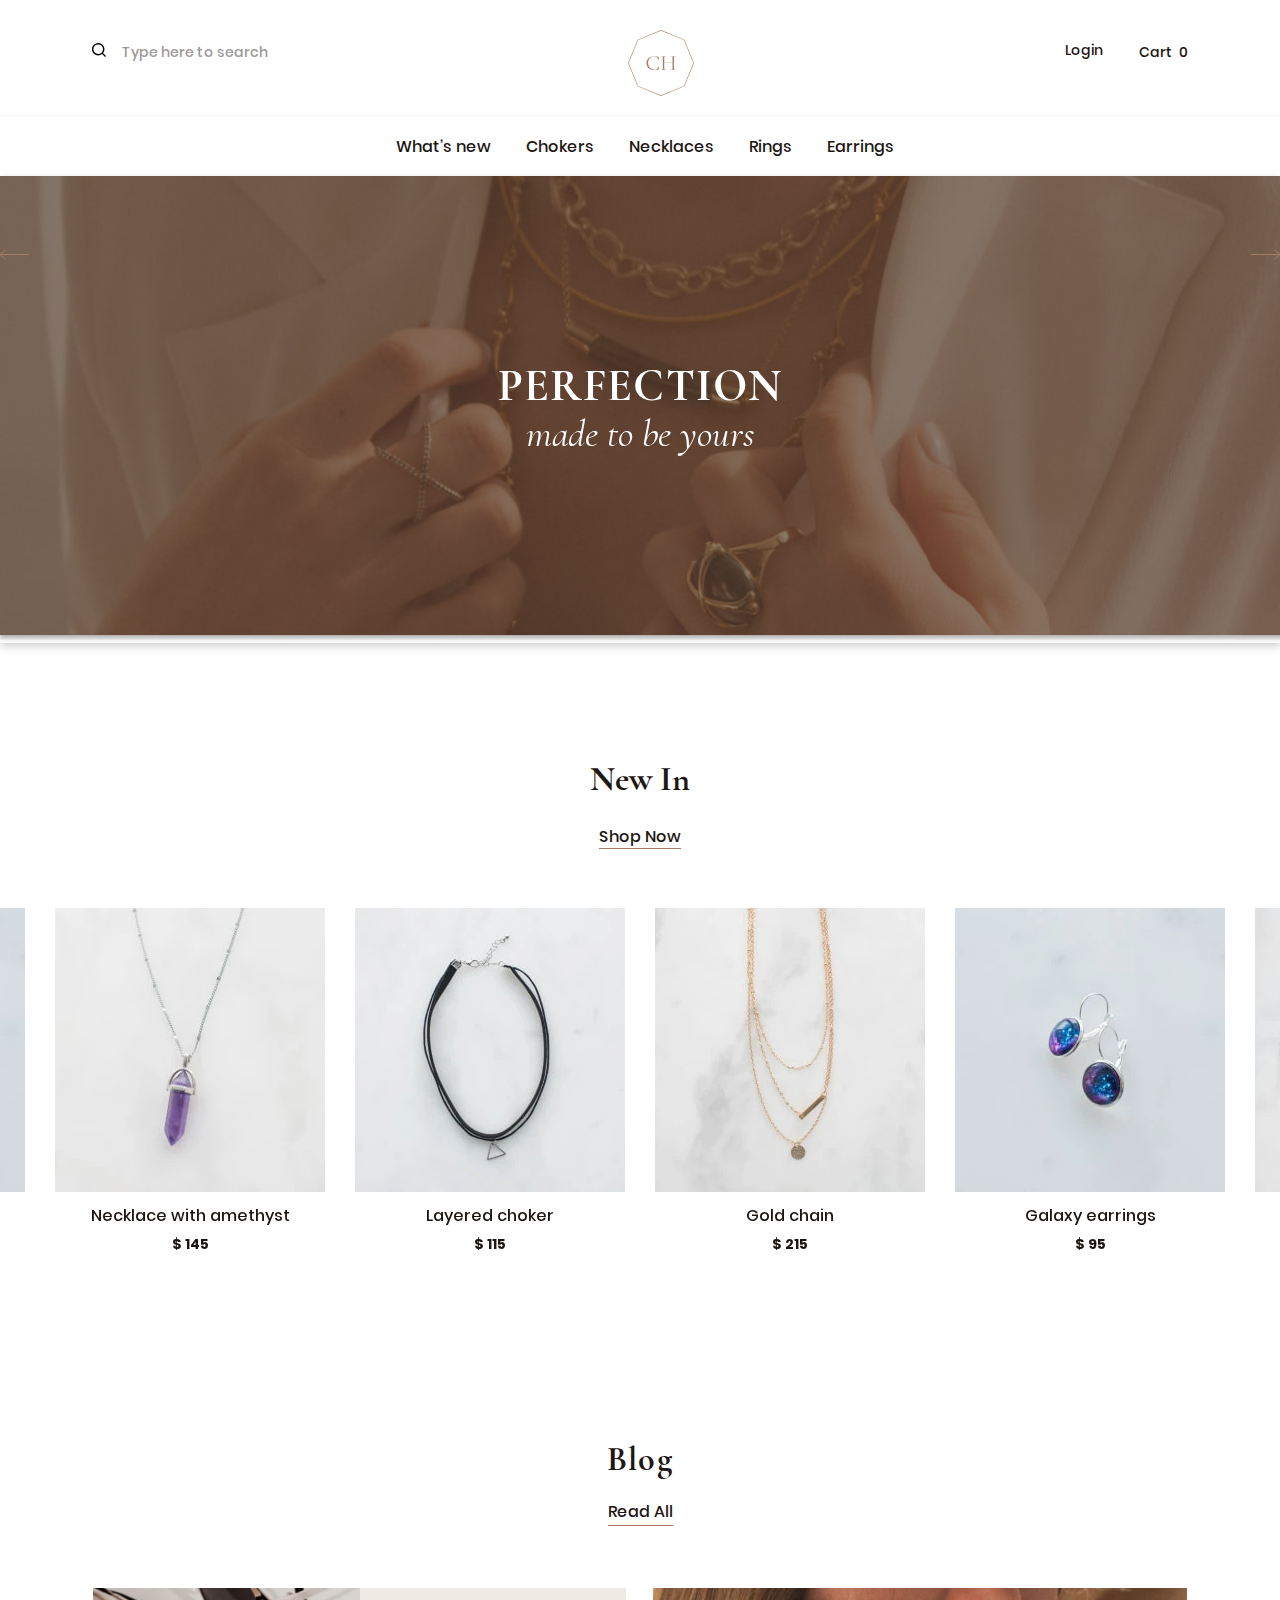
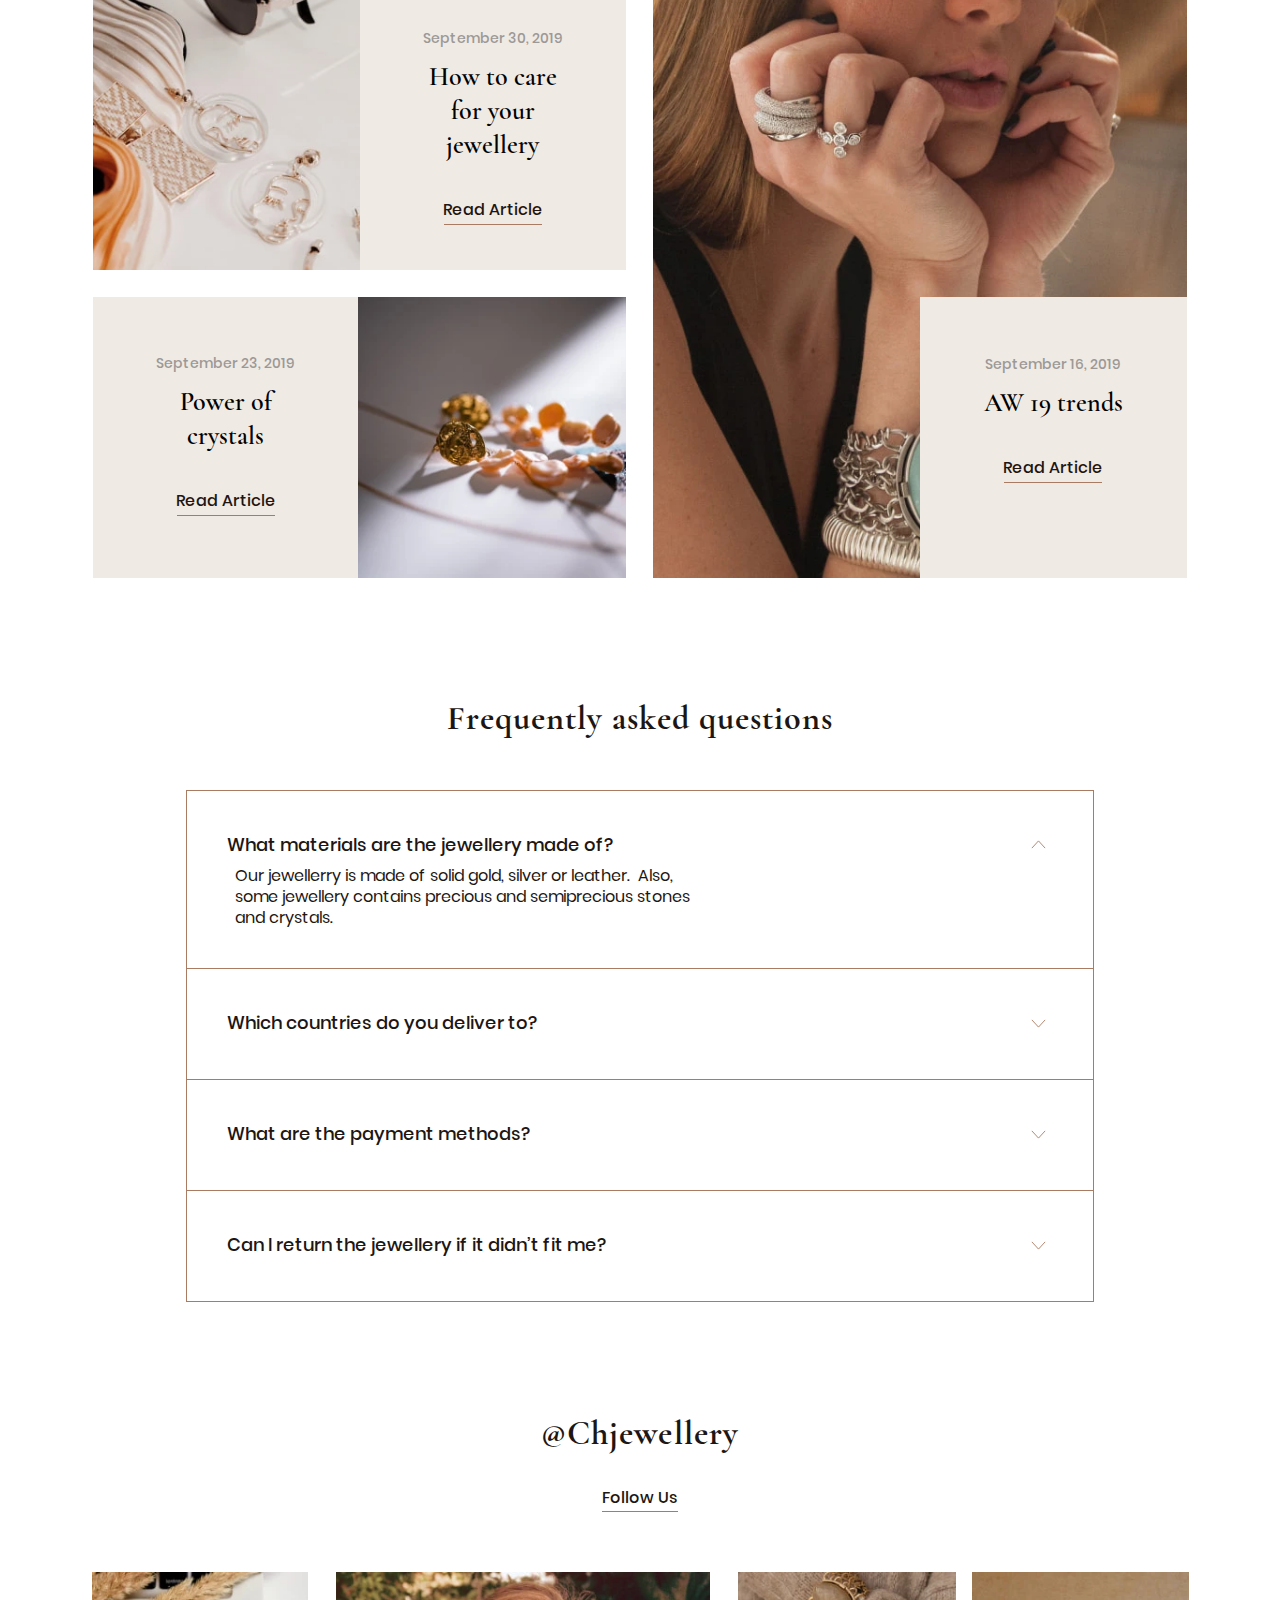
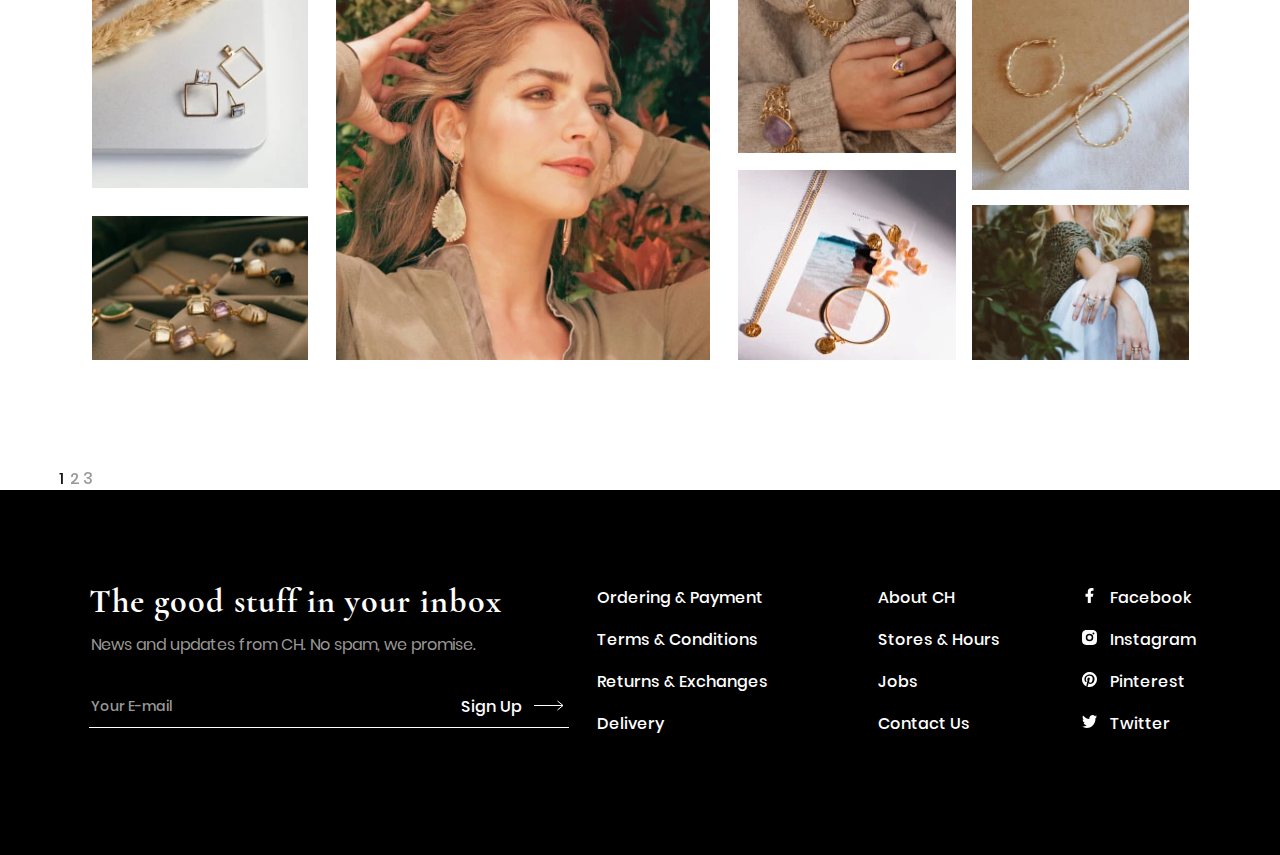
<file: index.html>
<!DOCTYPE html>
<html lang="en">
  <head>
    <meta charset="UTF-8">
    <meta name="viewport" content="width=device-width, initial-scale=1.0">
    <meta http-equiv="X-UA-Compatible" content="ie=edge">
    <meta name="Description" content="Online store of handmade Jewellery">
    <title>Jewellery</title>
    <link rel="preload" href="fonts/poppins-medium.woff2" as="font" type="font/woff2" crossorigin="">
    <link rel="preload" href="fonts/poppins-bold.woff2" as="font" type="font/woff2" crossorigin="">
    <link rel="preload" href="fonts/poppins-regular.woff2" as="font" type="font/woff2" crossorigin="">
    <link rel="preload" href="fonts/cormorant-garamond-semi-bold.woff2" as="font" type="font/woff2" crossorigin="">
    <link rel="preload" href="fonts/cormorant-garamond-bold.woff2" as="font" type="font/woff2" crossorigin="">
    <link rel="preload" href="fonts/cormorant-garamond-italic.woff2" as="font" type="font/woff2" crossorigin="">
    <link rel="stylesheet" href="https://unpkg.com/swiper/swiper-bundle.min.css">
    <link rel="stylesheet" href="css/style.min.css">
  </head>
  <body>
    <header class="page-header page-header--closed page-header--nojs">
      <div class="page-header__wrapper">
        <div class="page-header__logo-wrapper">
          <button class="page-header__toggle" type="button">
            <span class="visually-hidden">Open/Close menu</span>
          </button>
          <form class="page-header__form" method="GET" action="index.html">
            <label for="search" aria-label="search">
              <svg width="14" height="14">
                <use xlink:href="img/sprite_auto.svg#icon-search"></use>
              </svg>
            </label>
            <input type="search" id="search" name="search" placeholder="Type here to search">
          </form>
          <a class="page-header__logo page-header__logo--main" aria-label="Jewellery online store logo">
            <svg width="66" height="66">
              <use xlink:href="img/sprite_auto.svg#icon-logo"></use>
            </svg>
          </a>
          <a class="page-header__login modal-open modal-open--login" href="login.html">Login</a>
          <div class="page-header__cart">
            <a class="modal-open modal-open--cart" href="#">
              <span> Cart <span> 0 </span> </span>
              <svg width="18" height="16">
                <use xlink:href="img/sprite_auto.svg#icon-cart"></use>
              </svg>
            </a>
          </div>
          <nav class="page-header__nav">
            <ul class="page-header__site-menu">
              <li><a href="catalog.html">What’s new</a></li>
              <li><a href="catalog.html">Chokers</a></li>
              <li><a href="catalog.html">Necklaces</a></li>
              <li><a href="catalog.html">Rings</a></li>
              <li><a href="catalog.html">Earrings</a></li>
            </ul>
            <ul class="page-header__site-menu page-header__site-menu--about">
              <li><a href="#">About CH</a></li>
              <li><a href="#">Stores & Hours</a></li>
              <li><a href="#">Contact Us</a></li>
            </ul>
          </nav>
        </div>
      </div>
    </header>
    <main class="page-main">
      <h1 class="visually-hidden">Handmade jewelry with delivery</h1>
      <section class="banner">
        <div class="banner__wrapper">
          <h2>Perfection</h2>
          <p>made to be yours</p>
        </div>
      </section>
      <section class="shop shop__no-js">
        <div class="shop__container swiper-container">
          <h2 class="shop__head">New In</h2>
          <a href="catalog.html" class="shop__btn">Shop Now</a>
          <div class=" shop__wrapper swiper-wrapper">
            <a href="catalog.html" class="shop__slide swiper-slide">
              <div class="shop__img">
                <picture>
                  <source srcset="img/catalog/purple-gemstone-necklace-desktop@1x.webp 1x, img/catalog/purple-gemstone-necklace-desktop@2x.webp 2x" type="image/webp">
                  <!-- 1x: 270px; 2x: 540px -->
                  <img src="img/catalog/purple-gemstone-necklace-desktop@1x.jpg" srcset="img/catalog/purple-gemstone-necklace-desktop@2x.jpg 2x" width="270" height="284" alt="Necklace with amethyst">
                </picture>
              </div>
              <p class="shop__prod-text">Necklace with amethyst</p>
              <p class="shop__prod-price">$ 145</p>
            </a>
            <a href="catalog.html" class="shop__slide swiper-slide">
              <div class="shop__img">
                <picture>
                  <source srcset="img/catalog/layered-choker-necklace-desktop@1x.webp 1x, img/catalog/layered-choker-necklace-desktop@2x.webp 2x" type="image/webp">
                  <!-- 1x: 270px; 2x: 540px -->
                  <img src="img/catalog/layered-choker-necklace-desktop@1x.jpg" srcset="img/catalog/layered-choker-necklace-desktop@2x.jpg 2x" width="270" height="284" alt="Layered сhoker">
                </picture>
              </div>
              <p class="shop__prod-text">Layered choker</p>
              <p class="shop__prod-price">$ 115</p>
            </a>
            <a href="catalog.html" class="shop__slide swiper-slide">
              <div class="shop__img">
                <picture>
                  <source srcset="img/catalog/dainty-gold-necklace-desktop@1x.webp 1x, img/catalog/dainty-gold-necklace-desktop@2x.webp 2x" type="image/webp">
                  <!-- 1x: 270px; 2x: 540px -->
                  <img src="img/catalog/dainty-gold-necklace-desktop@1x.jpg" srcset="img/dainty-gold-necklace-desktop@2x.jpg 2x" width="270" height="284" alt="Gold chain">
                </picture>
              </div>
              <p class="shop__prod-text">Gold chain</p>
              <p class="shop__prod-price">$ 215</p>
            </a>
            <a href="catalog.html" class="shop__slide swiper-slide">
              <div class="shop__img">
                <picture>
                  <source srcset="img/catalog/galaxy-earrings-desktop@1x.webp 1x, img/catalog/galaxy-earrings-desktop@2x.webp 2x" type="image/webp">
                  <!-- 1x: 270px; 2x: 540px -->
                  <img src="img/catalog/galaxy-earrings-desktop@1x.jpg" srcset="img/catalog/galaxy-earrings-desktop@2x.jpg 2x" width="270" height="284" alt="Galaxy earrings">
                </picture>
              </div>
              <p class="shop__prod-text">Galaxy earrings</p>
              <p class="shop__prod-price">$ 95</p>
            </a>
            <a href="catalog.html" class="shop__slide swiper-slide">
              <div class="shop__img">
                <picture>
                  <source srcset="img/catalog/bird-necklace-desktop@1x.webp 1x, img/catalog/bird-necklace-desktop@2x.webp 2x" type="image/webp">
                  <!-- 1x: 270px; 2x: 540px -->
                  <img src="img/catalog/bird-necklace-desktop@1x.jpg" srcset="img/catalog/bird-necklace-desktop@2x.jpg 2x" width="270" height="284" alt="Gold bird necklace">
                </picture>
              </div>
              <p class="shop__prod-text">Necklace with amethyst</p>
              <p class="shop__prod-price">$ 145</p>
            </a>
            <a href="catalog.html" class="shop__slide swiper-slide">
              <div class="shop__img">
                <picture>
                  <source srcset="img/catalog/origami-crane-necklace-desktop@1x.webp 1x, img/catalog/origami-crane-necklace-desktop@2x.webp 2x" type="image/webp">
                  <!-- 1x: 270px; 2x: 540px -->
                  <img src="img/catalog/origami-crane-necklace-desktop@1x.jpg" srcset="img/catalog/origami-crane-necklace-desktop@2x.jpg 2x" width="270" height="284" alt="Origami crane necklace">
                </picture>
              </div>
              <p class="shop__prod-text">Layered choker</p>
              <p class="shop__prod-price">$ 115</p>
            </a>
            <a href="catalog.html" class="shop__slide swiper-slide">
              <div class="shop__img">
                <picture>
                  <source srcset="img/catalog/threader-necklace-closeup-desktop@1x.webp 1x, img/catalog/threader-necklace-closeup-desktop@2x.webp 2x" type="image/webp">
                  <!-- 1x: 270px; 2x: 540px -->
                  <img src="img/catalog/threader-necklace-closeup-desktop@1x.jpg" srcset="img/catalog/threader-necklace-closeup-desktop@2x.jpg 2x" width="270" height="284" alt="Threader necklace">
                </picture>
              </div>
              <p class="shop__prod-text">Gold chain</p>
              <p class="shop__prod-price">$ 215</p>
            </a>
            <a href="catalog.html" class="shop__slide swiper-slide">
              <div class="shop__img">
                <picture>
                  <source srcset="img/catalog/black-leather-choker-necklace-desktop@1x.webp 1x, img/catalog/black-leather-choker-necklace-desktop@2x.webp 2x" type="image/webp">
                  <!-- 1x: 270px; 2x: 540px -->
                  <img src="img/catalog/black-leather-choker-necklace-desktop@1x.jpg" srcset="img/catalog/black-leather-choker-necklace-desktop@2x.jpg 2x" width="270" height="284" alt="Black leather choker">
                </picture>
              </div>
              <p class="shop__prod-text">Galaxy earrings</p>
              <p class="shop__prod-price">$ 95</p>
            </a>
            <a href="catalog.html" class="shop__slide swiper-slide">
              <div class="shop__img">
                <picture>
                  <source srcset="img/catalog/purple-gemstone-necklace-desktop@1x.webp 1x, img/catalog/purple-gemstone-necklace-desktop@2x.webp 2x" type="image/webp">
                  <!-- 1x: 270px; 2x: 540px -->
                  <img src="img/catalog/purple-gemstone-necklace-desktop@1x.jpg" srcset="img/catalog/purple-gemstone-necklace-desktop@2x.jpg 2x" width="270" height="284" alt="Necklace with amethyst">
                </picture>
              </div>
              <p class="shop__prod-text">Necklace with amethyst</p>
              <p class="shop__prod-price">$ 145</p>
            </a>
            <a href="catalog.html" class="shop__slide swiper-slide">
              <div class="shop__img">
                <picture>
                  <source srcset="img/catalog/layered-choker-necklace-desktop@1x.webp 1x, img/catalog/layered-choker-necklace-desktop@2x.webp 2x" type="image/webp">
                  <!-- 1x: 270px; 2x: 540px -->
                  <img src="img/catalog/layered-choker-necklace-desktop@1x.jpg" srcset="img/catalog/layered-choker-necklace-desktop@2x.jpg 2x" width="270" height="284" alt="Layered сhoker">
                </picture>
              </div>
              <p class="shop__prod-text">Layered choker</p>
              <p class="shop__prod-price">$ 115</p>
            </a>
            <a href="catalog.html" class="shop__slide swiper-slide">
              <div class="shop__img">
                <picture>
                  <source srcset="img/catalog/dainty-gold-necklace-desktop@1x.webp 1x, img/catalog/dainty-gold-necklace-desktop@2x.webp 2x" type="image/webp">
                  <!-- 1x: 270px; 2x: 540px -->
                  <img src="img/catalog/dainty-gold-necklace-desktop@1x.jpg" srcset="img/dainty-gold-necklace-desktop@2x.jpg 2x" width="270" height="284" alt="Gold chain">
                </picture>
              </div>
              <p class="shop__prod-text">Gold chain</p>
              <p class="shop__prod-price">$ 215</p>
            </a>
            <a href="catalog.html" class="shop__slide swiper-slide">
              <div class="shop__img">
                <picture>
                  <source srcset="img/catalog/galaxy-earrings-desktop@1x.webp 1x, img/catalog/galaxy-earrings-desktop@2x.webp 2x" type="image/webp">
                  <!-- 1x: 270px; 2x: 540px -->
                  <img src="img/catalog/galaxy-earrings-desktop@1x.jpg" srcset="img/catalog/galaxy-earrings-desktop@2x.jpg 2x" width="270" height="284" alt="Galaxy earrings">
                </picture>
              </div>
              <p class="shop__prod-text">Galaxy earrings</p>
              <p class="shop__prod-price">$ 95</p>
            </a>
          </div>
          <div class="swiper-pagination"></div>
          <div class="swiper-button-prev"></div>
          <div class="swiper-button-next"></div>
        </div>
      </section>
      <section class="blog">
        <div class="blog__wrapper">
          <h2>Blog</h2>
          <a class="blog__link" href="#">Read All</a>
          <div class="article">
            <div class="article__small">
              <article class="article__item article__item--1">
                <picture>
                  <source type="image/webp" media="(max-width: 767px)" srcset="img/blog/blog-care-mobile@1x.webp 1x, img/blog/blog-care-mobile@2x.webp 2x">
                  <source type="image/webp" media="(max-width: 1023px)" srcset="img/blog/blog-care-tablet@1x.webp 1x, img/blog/blog-care-tablet@2x.webp 2x">
                  <source type="image/webp" srcset="img/blog/blog-care-desktop@1x.webp 1x, img/blog/blog-care-desktop@2x.webp 2x">
                  <source media="(max-width: 767px)" srcset="img/blog/blog-care-mobile@1x.jpg 1x, img/blog/blog-care-mobile@2x.jpg 2x">
                  <source media="(max-width: 1023px)" srcset="img/blog/blog-care-tablet@1x.jpg 1x, img/blog/blog-care-tablet@2x.jpg 2x">
                  <!-- 1x: 285px; 2x: 570px -->
                  <img src="img/blog/blog-care-desktop@1x.jpg" srcset="img/blog/blog-care-desktop@2x.jpg 2x" width="285" height="300" alt="How to care for your jewellery">
                </picture>
                <div class="article__item-text">
                  <time datetime="2019-09-30">September 30, 2019</time>
                  <h3>How to care for your jewellery</h3>
                  <a href="#">Read Article</a>
                </div>
              </article>
              <article class="article__item article__item--2">
                <picture>
                  <source type="image/webp" media="(max-width: 767px)" srcset="img/blog/blog-power-mobile@1x.webp 1x, img/blog/blog-power-mobile@2x.webp 2x">
                  <source type="image/webp" media="(max-width: 1023px)" srcset="img/blog/blog-power-tablet@1x.webp 1x, img/blog/blog-power-tablet@2x.webp 2x">
                  <source type="image/webp" srcset="img/blog/blog-power-desktop@1x.webp 1x, img/blog/blog-power-desktop@2x.webp 2x">
                  <source media="(max-width: 767px)" srcset="img/blog/blog-power-mobile@1x.jpg 1x, img/blog/blog-power-mobile@2x.jpg 2x">
                  <source media="(max-width: 1023px)" srcset="img/blog/blog-power-tablet@1x.jpg 1x, img/blog/blog-power-tablet@2x.jpg 2x">
                  <!-- 1x: 285px; 2x: 570px -->
                  <img src="img/blog/blog-power-desktop@1x.jpg" srcset="img/blog/blog-power-desktop@2x.jpg 2x" width="285" height="300" alt="Power of crystals">
                </picture>
                <div class="article__item-text">
                  <time datetime="2019-09-23">September 23, 2019</time>
                  <h3>Power of crystals</h3>
                  <a href="#">Read Article</a>
                </div>
              </article>
            </div>
            <article class="article__big">
              <picture>
                <source type="image/webp" media="(max-width: 767px)" srcset="img/blog/blog-trends-mobile@1x.webp 1x, img/blog/blog-trends-mobile@2x.webp 2x">
                <source type="image/webp" media="(max-width: 1023px)" srcset="img/blog/blog-trends-tablet@1x.webp 1x, img/blog/blog-trends-tablet@2x.webp 2x">
                <source type="image/webp" srcset="img/blog/blog-trends-desktop@1x.webp 1x, img/blog/blog-trends-desktop@2x.webp 2x">
                <source media="(max-width: 767px)" srcset="img/blog/blog-trends-mobile@1x.jpg 1x, img/blog/blog-trends-mobile@2x.jpg 2x">
                <source media="(max-width: 1023px)" srcset="img/blog/blog-trends-tablet@1x.jpg 1x, img/blog/blog-trends-tablet@2x.jpg 2x">
                <!-- 1x: 570px; 2x: 1140px -->
                <img src="img/blog/blog-trends-desktop@1x.jpg" srcset="img/blog/blog-trends-desktop@2x.jpg 2x" width="570" height="630" alt="AW 19 trends">
              </picture>
              <div class="article__item-text">
                <time datetime="2019-09-16">September 16, 2019</time>
                <h3>AW 19 trends</h3>
                <a href="#">Read Article</a>
              </div>
            </article>
          </div>
        </div>
      </section>
      <section class="faq">
        <div class="faq__wrapper">
          <h2>Frequently asked questions</h2>
          <ul class="faq__list faq__list--nojs">
            <li class="faq__item faq__item--open">
              <button type="button">What materials are the&nbsp;jewellery made of?</button>
              <p>Our jewellerry is made of solid gold, silver or leather.&nbsp;&nbsp;Also, some jewellery contains precious and semiprecious stones and crystals.</p>
            </li>
            <li class="faq__item">
              <button type="button">Which countries do&nbsp;you&nbsp;deliver to?</button>
              <p>Our jewellerry is made of solid gold, silver or leather.&nbsp;&nbsp; Also, some jewellery contains precious and semiprecious stones and crystals.</p>
            </li>
            <li class="faq__item">
              <button type="button">What are the payment&nbsp;methods?</button>
              <p>Our jewellerry is made of solid gold, silver or leather.&nbsp;&nbsp; Also, some jewellery contains precious and semiprecious stones and crystals.</p>
            </li>
            <li class="faq__item">
              <button type="button">Can I return the jewellery&nbsp;if it didn’t fit me?</button>
              <p>Our jewellerry is made of solid gold, silver or leather.&nbsp;&nbsp; Also, some jewellery contains precious and semiprecious stones and crystals.</p>
            </li>
          </ul>
        </div>
      </section>
      <section class="follow">
        <div class="follow__wrapper">
          <h2>@Chjewellery</h2>
          <a href="#">Follow Us</a>
          <ul class="follow__list">
            <li class="follow__item follow__item--first">
              <picture>
                <source type="image/webp" media="(max-width: 767px)" srcset="img/bottom/bottom-image-1-mobile@1x.webp 1x, img/bottom/bottom-image-1-mobile@2x.webp 2x">
                <source type="image/webp" media="(max-width: 1023px)" srcset="img/bottom/bottom-image-1-tablet@1x.webp 1x, img/bottom/bottom-image-1-tablet@2x.webp 2x">
                <source srcset="img/bottom/bottom-image-1-desktop@1x.webp 1x, img/bottom/bottom-image-1-desktop@2x.webp 2x" type="image/webp">
                <source media="(max-width: 767px)" srcset="img/bottom/bottom-image-1-mobile@1x.jpg 1x, img/bottom/bottom-image-1-mobile@2x.jpg 2x">
                <source media="(max-width: 1023px)" srcset="img/bottom/bottom-image-1-tablet@1x.jpg 1x, img/bottom/bottom-image-1-tablet@2x.jpg 2x">
                <!-- 1x: 230px; 2x: 460px -->
                <img src="img/bottom/bottom-image-1-desktop@1x.jpg" srcset="img/bottom/bottom-image-1-desktop@2x.jpg 2x" width="230" height="230" alt="Photos of jewelry buyers from our online store">
              </picture>
              <picture>
                <source type="image/webp" media="(max-width: 767px)" srcset="img/bottom/bottom-image-2-mobile@1x.webp 1x, img/bottom/bottom-image-2-mobile@2x.webp 2x">
                <source type="image/webp" media="(max-width: 1023px)" srcset="img/bottom/bottom-image-2-tablet@1x.webp 1x, img/bottom/bottom-image-2-tablet@2x.webp 2x">
                <source media="(max-width: 767px)" srcset="img/bottom/bottom-image-2-mobile@1x.jpg 1x, img/bottom/bottom-image-2-mobile@2x.jpg 2x">
                <source media="(max-width: 1023px)" srcset="img/bottom/bottom-image-2-tablet@1x.jpg 1x, img/bottom/bottom-image-2-tablet@2x.jpg 2x">
                <source srcset="img/bottom/bottom-image-2-desktop@1x.webp 1x, img/bottom/bottom-image-2-desktop@2x.webp 2x" type="image/webp">
                <!-- 1x: 230px; 2x: 460px -->
                <img src="img/bottom/bottom-image-2-desktop@1x.jpg" srcset="img/bottom/bottom-image-2-desktop@2x.jpg 2x" width="230" height="154" alt="Photos of jewelry buyers from our online store">
              </picture>
            </li>

            <li class="follow__item follow__item--second">
              <picture>
                <source type="image/webp" media="(max-width: 767px)" srcset="img/bottom/bottom-image-3-mobile@1x.webp 1x, img/bottom/bottom-image-3-mobile@2x.webp 2x">
                <source media="(max-width: 767px)" srcset="img/bottom/bottom-image-3-mobile@1x.jpg 1x, img/bottom/bottom-image-3-mobile@2x.jpg 2x">
                <source srcset="img/bottom/bottom-image-3-desktop@1x.webp 1x, img/bottom/bottom-image-3-desktop@2x.webp 2x" type="image/webp">
                <!-- 1x: 400px; 2x: 800px -->
                <img src="img/bottom/bottom-image-3-desktop@1x.jpg" srcset="img/bottom/bottom-image-2-desktop@2x.jpg 2x" width="400" height="414" alt="Photos of jewelry buyers from our online store">
              </picture>
            </li>

            <li class="follow__item follow__item--third follow-item">
              <div class="follow-item__wrapper follow-item__wrapper-1">
                <picture class="follow__image follow__image--first">
                  <source type="image/webp" media="(max-width: 1023px)" srcset="img/bottom/bottom-image-4-tablet@1x.webp 1x, img/bottom/bottom-image-4-tablet@2x.webp 2x">
                  <source type="image/webp" media="(max-width: 767px)" srcset="img/bottom/bottom-image-4-mobile@1x.webp 1x, img/bottom/bottom-image-4-mobile@2x.webp 2x">
                  <source media="(max-width: 767px)" srcset="img/bottom/bottom-image-4-mobile@1x.jpg 1x, img/bottom/bottom-image-4-mobile@2x.jpg 2x">
                  <source media="(max-width: 1023px)" srcset="img/bottom/bottom-image-4-tablet@1x.jpg 1x, img/bottom/bottom-image-4-tablet@2x.jpg 2x">
                  <source srcset="img/bottom/bottom-image-4-desktop@1x.webp 1x, img/bottom/bottom-image-4-desktop@2x.webp 2x" type="image/webp">
                  <!-- 1x: 232px; 2x: 464px -->
                  <img src="img/bottom/bottom-image-4-desktop@1x.jpg" srcset="img/bottom/bottom-image-4-desktop@2x.jpg 2x" width="232" height="193" alt="Photos of jewelry buyers from our online store">
                </picture>
                <picture class="follow__image follow__image--third">
                  <source type="image/webp" media="(max-width: 1023px)" srcset="img/bottom/bottom-image-5-tablet@1x.webp 1x, img/bottom/bottom-image-5-tablet@2x.webp 2x">
                  <source type="image/webp" media="(max-width: 767px)" srcset="img/bottom/bottom-image-5-mobile@1x.webp 1x, img/bottom/bottom-image-5-mobile@2x.webp 2x">
                  <source media="(max-width: 767px)" srcset="img/bottom/bottom-image-5-mobile@1x.jpg 1x, img/bottom/bottom-image-5-mobile@2x.jpg 2x">
                  <source media="(max-width: 1023px)" srcset="img/bottom/bottom-image-5-tablet@1x.jpg 1x, img/bottom/bottom-image-5-tablet@2x.jpg 2x">
                  <source srcset="img/bottom/bottom-image-5-desktop@1x.webp 1x, img/bottom/bottom-image-5-desktop@2x.webp 2x" type="image/webp">
                  <!-- 1x: 218px; 2x: 436px -->
                  <img src="img/bottom/bottom-image-5-desktop@1x.jpg" srcset="img/bottom/bottom-image-5-desktop@2x.jpg 2x" width="218" height="191" alt="Photos of jewelry buyers from our online store">
                </picture>
            </div>
            <div class="follow-item__wrapper follow-item__wrapper-2">
              <picture class="follow__image follow__image--second">
                <source type="image/webp" media="(max-width: 1023px)" srcset="img/bottom/bottom-image-6-tablet@1x.webp 1x, img/bottom/bottom-image-6-tablet@2x.webp 2x">
                <source srcset="img/bottom/bottom-image-6-desktop@1x.webp 1x, img/bottom/bottom-image-6-desktop@2x.webp 2x" type="image/webp">
                <source media="(max-width: 1023px)" srcset="img/bottom/bottom-image-6-tablet@1x.jpg 1x, img/bottom/bottom-image-6-tablet@2x.jpg 2x">
                <!-- 1x: 218px; 2x: 436px -->
                <img src="img/bottom/bottom-image-6-desktop@1x.jpg" srcset="img/bottom/bottom-image-6-desktop@2x.jpg 2x" width="218" height="218" alt="Photos of jewelry buyers from our online store">
              </picture>
              <picture class="follow__image follow__image--fourth">
                <source type="image/webp" media="(max-width: 1023px)" srcset="img/bottom/bottom-image-7-tablet@1x.webp 1x, img/bottom/bottom-image-7-tablet@2x.webp 2x">
                <source srcset="img/bottom/bottom-image-7-desktop@1x.webp 1x, img/bottom/bottom-image-7-desktop@2x.webp 2x" type="image/webp">
                <source media="(max-width: 1023px)" srcset="img/bottom/bottom-image-7-tablet@1x.jpg 1x, img/bottom/bottom-image-7-tablet@2x.jpg 2x">
                <!-- 1x: 232px; 2x: 464px -->
                <img src="img/bottom/bottom-image-7-desktop@1x.jpg" srcset="img/bottom/bottom-image-7-desktop@2x.jpg 2x" width="232" height="166" alt="Photos of jewelry buyers from our online store">
              </picture>
            </div>
            </li>
          </ul>
        </div>
      </section>
    </main>
    <footer class="page-footer">
      <div class="page-footer__wrapper">
        <section class="page-footer__subscription">
          <h2>The good stuff in&nbsp;your inbox</h2>
          <p>News and updates from CH. No&nbsp;spam, we promise.</p>
          <form class="page-footer__form form form--email" method="POST" action="index.html">
            <label class="visually-hidden" for="post-email">E-mail</label>
            <input type="email" id="post-email" name="post-email" placeholder="Your E-mail" required="">
            <button type="submit">
              Sign Up&nbsp;&nbsp;
              <svg width="29" height="12">
                <use xlink:href="img/sprite_auto.svg#icon-arrow-right-bottom"></use>
              </svg>
            </button>
          </form>
        </section>
        <section class="page-footer__links">
          <h2 class="visually-hidden">Information about the Jewellery shop</h2>
          <ul class="page-footer__links-list">
            <li class="page-footer__links-item page-footer__links-item--order">
              <a href="#">Ordering & Payment</a>
            </li>
            <li class="page-footer__links-item page-footer__links-item--about">
              <a href="#">About CH</a>
            </li>
            <li class="page-footer__links-item page-footer__links-item--terms">
              <a href="#">Terms & Conditions</a>
            </li>
            <li class="page-footer__links-item page-footer__links-item--stores">
              <a href="#">Stores & Hours</a>
            </li>
            <li class="page-footer__links-item page-footer__links-item--return">
              <a href="#">Returns & Exchanges</a>
            </li>
            <li class="page-footer__links-item page-footer__links-item--jobs">
              <a href="#">Jobs</a>
            </li>
            <li class="page-footer__links-item page-footer__links-item--delivery">
              <a href="#">Delivery</a>
            </li>
            <li class="page-footer__links-item page-footer__links-item--contact">
              <a href="#">Contact Us</a>
            </li>
          </ul>
        </section>
        <section class="page-footer__social">
          <h2 class="visually-hidden">We are in social networks</h2>
          <ul class="page-footer__social-list">
            <li>
              <a class="page-footer__social-link page-footer__social-link--fb" href="#">
                <svg width="15" height="15">
                  <use xlink:href="img/sprite_auto.svg#icon-fb"></use>
                </svg>
                <span>Facebook</span>
              </a>
            </li>
            <li>
              <a class="page-footer__social-link page-footer__social-link--insta" href="#">
                <svg width="15" height="15">
                  <use xlink:href="img/sprite_auto.svg#icon-insta"></use>
                </svg>
                <span>Instagram</span>
              </a>
            </li>
            <li>
              <a class="page-footer__social-link page-footer__social-link--pinterest" href="#">
                <svg width="15" height="15">
                  <use xlink:href="img/sprite_auto.svg#icon-pinterest"></use>
                </svg>
                <span>Pinterest</span>
              </a>
            </li>
            <li>
              <a class="page-footer__social-link page-footer__social-link--twiter" href="#">
                <svg width="15" height="13">
                  <use xlink:href="img/sprite_auto.svg#icon-twiter"></use>
                </svg>
                <span>Twitter</span>
              </a>
            </li>
          </ul>
        </section>
      </div>
    </footer>
    <section class="login modal">
      <div class="login__wrapper">
        <h2>Log In</h2>
        <form class="login__form" action="https://echo.htmlacademy.ru" method="POST">
          <label class="visually-hidden" for="email">E-mail</label>
          <input type="email" id="email" name="email" placeholder="Your E-mail" required="">
          <label class="visually-hidden" for="password">Password</label>
          <input type="password" id="password" name="password" placeholder="Password" required="">
          <a class="login__form-link" href="#">Forgot your password?</a>
          <button class="button button--brown" type="submit">Log In</button>
          <p class="login__form-text">Don’t have an account? <a href="#">Sign up</a></p>
        </form>
        <a href="index.html" class="modal__close" aria-label="Close modal window">
          <svg width="14" height="14">
            <use xlink:href="img/sprite_auto.svg#icon-close"></use>
          </svg>
        </a>
      </div>
    </section>
    <script src="js/vendor.js"></script>
    <script src="js/main.js"></script>    
  </body>
</html>
</file>
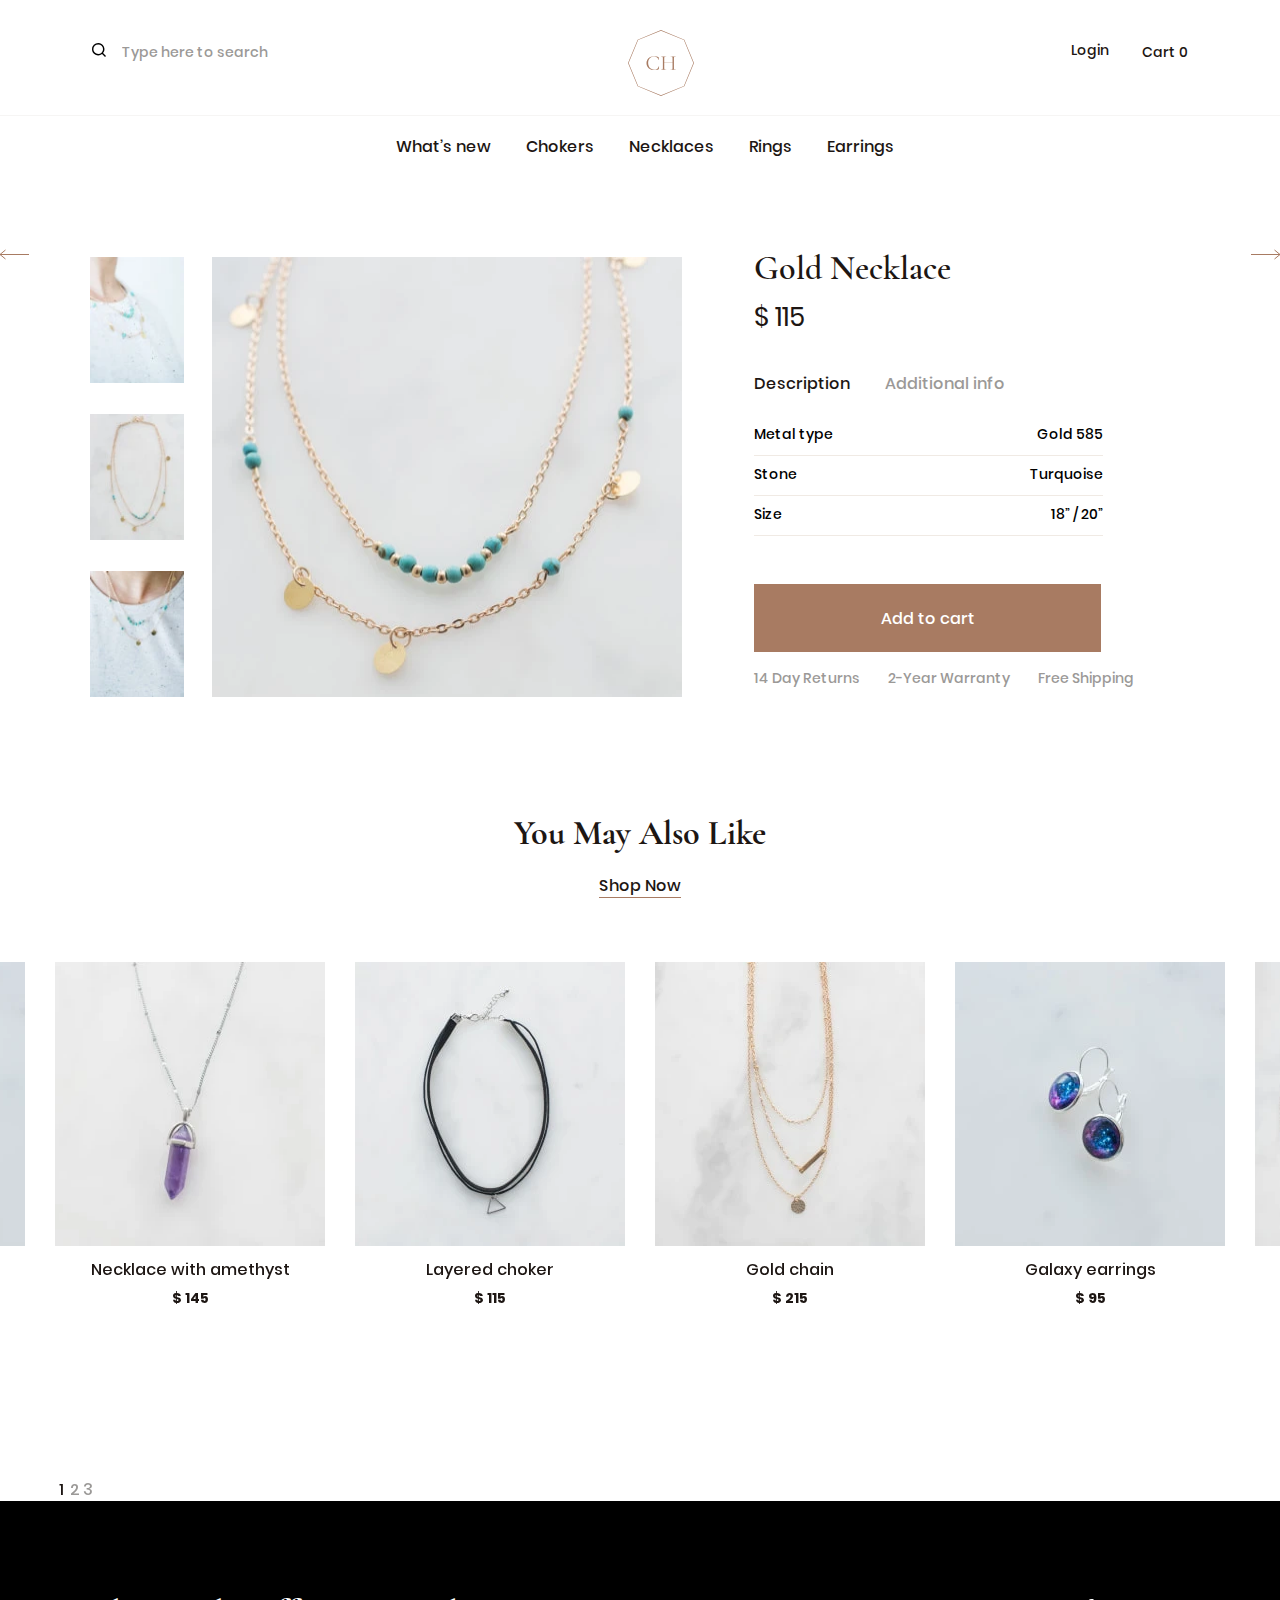
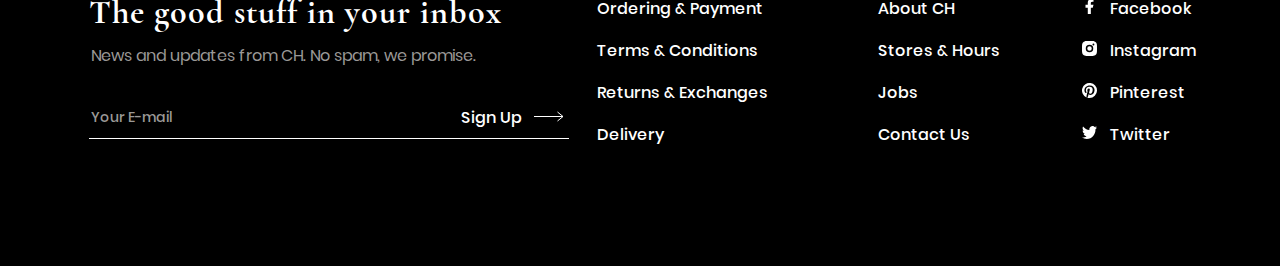
<file: card.html>
<!DOCTYPE html>
<html lang="en">
  <head>
    <meta charset="UTF-8">
    <meta name="viewport" content="width=device-width, initial-scale=1.0">
    <meta http-equiv="X-UA-Compatible" content="ie=edge">
    <meta name="Description" content="Online store of handmade Jewellery">
    <title>Jewellery</title>
    <link rel="preload" href="fonts/poppins-medium.woff2" as="font" type="font/woff2" crossorigin="">
    <link rel="preload" href="fonts/poppins-bold.woff2" as="font" type="font/woff2" crossorigin="">
    <link rel="preload" href="fonts/poppins-regular.woff2" as="font" type="font/woff2" crossorigin="">
    <link rel="preload" href="fonts/cormorant-garamond-semi-bold.woff2" as="font" type="font/woff2" crossorigin="">
    <link rel="preload" href="fonts/cormorant-garamond-bold.woff2" as="font" type="font/woff2" crossorigin="">
    <link rel="preload" href="fonts/cormorant-garamond-bold-italic.woff2" as="font" type="font/woff2" crossorigin="">
    <link rel="preload" href="fonts/cormorant-garamond-italic.woff2" as="font" type="font/woff2" crossorigin="">
    <link rel="stylesheet" href="https://unpkg.com/swiper/swiper-bundle.min.css">
    <link rel="stylesheet" href="css/style.min.css">
  </head>
  <body>
    <header class="page-header page-header--card page-header--closed page-header--nojs">
      <div class="page-header__wrapper page-header__wrapper--card">
        <div class="page-header__logo-wrapper">
          <button class="page-header__toggle" type="button">
            <span class="visually-hidden">Open/Close menu</span>
          </button>
          <form class="page-header__form" method="GET" action="index.html">
            <label for="search" aria-label="search">
              <svg width="14" height="14">
                <use xlink:href="img/sprite_auto.svg#icon-search"></use>
              </svg>
            </label>
            <input type="search" id="search" name="search" placeholder="Type here to search">
          </form>
          <a href="index.html" class="page-header__logo" aria-label="Jewellery online store logo">
            <svg width="66" height="66">
              <use xlink:href="img/sprite_auto.svg#icon-logo"></use>
            </svg>
          </a>
          <a class="page-header__login modal-open modal-open--login" href="login.html">Login</a>
          <div class="page-header__cart">
            <a href="#">
              <span> Cart <span> 0 </span> </span>
              <svg width="18" height="16">
                <use xlink:href="img/sprite_auto.svg#icon-cart"></use>
              </svg>
            </a>
          </div>
          <nav class="page-header__nav">
            <ul class="page-header__site-menu">
              <li><a href="catalog.html">What’s new</a></li>
              <li><a href="catalog.html">Chokers</a></li>
              <li><a href="catalog.html">Necklaces</a></li>
              <li><a href="catalog.html">Rings</a></li>
              <li><a href="catalog.html">Earrings</a></li>
            </ul>
            <ul class="page-header__site-menu page-header__site-menu--about">
              <li><a href="#">About CH</a></li>
              <li><a href="#">Stores & Hours</a></li>
              <li><a href="#">Contact Us</a></li>
            </ul>
          </nav>
      </div>
      </div>
    </header>
    <main class="page-card">
      <h1 class="visually-hidden">Catalog of unique handmade Jewellery</h1>
      <section class="card">
        <h2 class="visually-hidden">Characteristics of the selected jewelry</h2>
        <div class="card__wrapper">
          <div class="card__pictures">
            <ul class="card__pictures-list">
              <li class="card__pictures-item card__pictures-item--small">
                <picture>
                  <source type="image/webp" media="(max-width: 1023px)" srcset="img/card/gold-necklace-for-women-tablet@1x.webp 1x, img/card/gold-necklace-for-women-tablet@2x.webp 2x">
                  <source type="image/webp" srcset="img/card/gold-necklace-for-women-desktop@1x.webp 1x, img/card/gold-necklace-for-women-desktop@2x.webp 2x">
                  <source media="(max-width: 1023px)" srcset="img/card/gold-necklace-for-women-tablet@1x.jpg 1x, img/card/gold-necklace-for-women-tablet@2x.jpg 2x">
                  <!-- 1x: 100px; 2x: 200px -->
                  <img src="img/card/gold-necklace-for-women-desktop@1x.jpg" srcset="img/card/gold-necklace-for-women-desktop@2x.jpg 2x" width="100" height="125" alt="Gold necklace for women">
                </picture>
              </li>
              <li class="card__pictures-item card__pictures-item--small">
                <picture>
                  <source type="image/webp" media="(max-width: 1023px)" srcset="img/card/pretty-gold-necklace-tablet@1x.webp 1x, img/card/pretty-gold-necklace-tablet@2x.webp 2x">
                  <source type="image/webp" srcset="img/card/pretty-gold-necklace-desktop@1x.webp 1x, img/card/pretty-gold-necklace-desktop@2x.webp 2x">
                  <source media="(max-width: 1023px)" srcset="img/card/pretty-gold-necklace-tablet@1x.jpg 1x, img/card/pretty-gold-necklace-tablet@2x.jpg 2x">
                  <!-- 1x: 100px; 2x: 200px -->
                  <img src="img/card/pretty-gold-necklace-desktop@1x.jpg" srcset="img/card/pretty-gold-necklace-desktop@2x.jpg 2x" width="100" height="125" alt="Pretty gold necklace">
                </picture>
              </li>
              <li class="card__pictures-item card__pictures-item--small">
                <picture>
                  <source type="image/webp" media="(max-width: 1023px)" srcset="img/card/womens-necklace-set-tablet@1x.webp 1x, img/card/womens-necklace-set-tablet@2x.webp 2x">
                  <source type="image/webp" srcset="img/card/womens-necklace-set-desktop@1x.webp 1x, img/card/womens-necklace-set-desktop@2x.webp 2x">
                  <source media="(max-width: 1023px)" srcset="img/card/womens-necklace-set-tablet@1x.jpg 1x, img/card/womens-necklace-set-tablet@2x.jpg 2x">
                  <!-- 1x: 100px; 2x: 200px -->
                  <img src="img/card/womens-necklace-set-desktop@1x.jpg" srcset="img/card/womens-necklace-set-desktop@2x.jpg 2x" width="100" height="125" alt="Womens necklace set">
                </picture>
              </li>
            </ul>
            <div class="card__pictures-big">
              <picture>
                <source type="image/webp" media="(max-width: 767px)" srcset="img/card/necklace-detail-mobile@1x.webp 1x, img/card/necklace-detail-mobile@2x.webp 2x">
                <source type="image/webp" media="(max-width: 1023px)" srcset="img/card/necklace-detail-tablet@1x.webp 1x, img/card/necklace-detail-tablet@2x.webp 2x">
                <source type="image/webp" srcset="img/card/necklace-detail-desktop@1x.webp 1x, img/card/necklace-detail-desktop@2x.webp 2x">
                <source media="(max-width: 767px)" srcset="img/card/necklace-detail-mobile@1x.jpg 1x, img/card/necklace-detail-mobile@2x.jpg 2x">
                <source media="(max-width: 1023px)" srcset="img/card/necklace-detail-tablet@1x.jpg 1x, img/card/necklace-detail-tablet@2x.jpg 2x">
                <!-- 1x: 470px; 2x: 940px -->
                <img src="img/card/necklace-detail-desktop@1x.jpg" srcset="img/card/necklace-detail-desktop@2x.jpg 2x" width="470" height="435" alt="Necklace detail">
              </picture>
              <span>1 of 4</span>
            </div>
          </div>

          <div class="card__text">
            <h3>Gold Necklace</h3>
            <p>$ 115</p>
            <div class="card__tabs-menu">
              <input class="visually-hidden" name="tab-menu" id="description" value="description" type="radio">
              <label for="description" tabindex="0">Description</label>

              <input class="visually-hidden" name="tab-menu" id="info" value="info" type="radio" checked="">
              <label for="info" tabindex="0">Additional info</label>
            </div>
            <ul class="card__tabs-content">
              <li class="card__tabs-item">
                <p>Our jewellerry is made of solid gold, silver or leather. Also, some jewellery contains precious and semiprecious stones and crystals.</p>
              </li>
              <li class="card__tabs-item card__tabs-item--active">
                <dl>
                  <dt>Metal type</dt>
                  <dd>Gold 585</dd>

                  <dt>Stone</dt>
                  <dd>Turquoise</dd>

                  <dt>Size</dt>
                  <dd>18” / 20”</dd>
                </dl>
                <a class="card__add-button button button--brown modal-open modal-open--cart" href="cart.html">Add to cart</a>
                <ul class="card__tabs-list">
                  <li>14 Day Returns</li>
                  <li>2-Year Warranty</li>
                  <li>Free Shipping</li>
                </ul>
              </li>
            </ul>
          </div>
        </div>
      </section>
      <section class="shop shop__product shop__no-js">
        <div class="shop__container swiper-container">
          <h2 class="shop__head">You May Also Like</h2>
          <a href="catalog.html" class="shop__btn">Shop Now</a>
          <div class=" shop__wrapper swiper-wrapper">
            <a href="catalog.html" class="shop__slide swiper-slide">
              <div class="shop__img">
                <picture>
                  <source srcset="img/catalog/purple-gemstone-necklace-desktop@1x.webp 1x, img/catalog/purple-gemstone-necklace-desktop@2x.webp 2x" type="image/webp">
                  <!-- 1x: 270px; 2x: 540px -->
                  <img src="img/catalog/purple-gemstone-necklace-desktop@1x.jpg" srcset="img/catalog/purple-gemstone-necklace-desktop@2x.jpg 2x" width="270" height="284" alt="Necklace with amethyst">
                </picture>
              </div>
              <p class="shop__prod-text">Necklace with amethyst</p>
              <p class="shop__prod-price">$ 145</p>
            </a>
            <a href="catalog.html" class="shop__slide swiper-slide">
              <div class="shop__img">
                <picture>
                  <source srcset="img/catalog/layered-choker-necklace-desktop@1x.webp 1x, img/catalog/layered-choker-necklace-desktop@2x.webp 2x" type="image/webp">
                  <!-- 1x: 270px; 2x: 540px -->
                  <img src="img/catalog/layered-choker-necklace-desktop@1x.jpg" srcset="img/catalog/layered-choker-necklace-desktop@2x.jpg 2x" width="270" height="284" alt="Layered сhoker">
                </picture>
              </div>
              <p class="shop__prod-text">Layered choker</p>
              <p class="shop__prod-price">$ 115</p>
            </a>
            <a href="catalog.html" class="shop__slide swiper-slide">
              <div class="shop__img">
                <picture>
                  <source srcset="img/catalog/dainty-gold-necklace-desktop@1x.webp 1x, img/catalog/dainty-gold-necklace-desktop@2x.webp 2x" type="image/webp">
                  <!-- 1x: 270px; 2x: 540px -->
                  <img src="img/catalog/dainty-gold-necklace-desktop@1x.jpg" srcset="img/dainty-gold-necklace-desktop@2x.jpg 2x" width="270" height="284" alt="Gold chain">
                </picture>
              </div>
              <p class="shop__prod-text">Gold chain</p>
              <p class="shop__prod-price">$ 215</p>
            </a>
            <a href="catalog.html" class="shop__slide swiper-slide">
              <div class="shop__img">
                <picture>
                  <source srcset="img/catalog/galaxy-earrings-desktop@1x.webp 1x, img/catalog/galaxy-earrings-desktop@2x.webp 2x" type="image/webp">
                  <!-- 1x: 270px; 2x: 540px -->
                  <img src="img/catalog/galaxy-earrings-desktop@1x.jpg" srcset="img/catalog/galaxy-earrings-desktop@2x.jpg 2x" width="270" height="284" alt="Galaxy earrings">
                </picture>
              </div>
              <p class="shop__prod-text">Galaxy earrings</p>
              <p class="shop__prod-price">$ 95</p>
            </a>
            <a href="catalog.html" class="shop__slide swiper-slide">
              <div class="shop__img">
                <picture>
                  <source srcset="img/catalog/bird-necklace-desktop@1x.webp 1x, img/catalog/bird-necklace-desktop@2x.webp 2x" type="image/webp">
                  <!-- 1x: 270px; 2x: 540px -->
                  <img src="img/catalog/bird-necklace-desktop@1x.jpg" srcset="img/catalog/bird-necklace-desktop@2x.jpg 2x" width="270" height="284" alt="Gold bird necklace">
                </picture>
              </div>
              <p class="shop__prod-text">Necklace with amethyst</p>
              <p class="shop__prod-price">$ 145</p>
            </a>
            <a href="catalog.html" class="shop__slide swiper-slide">
              <div class="shop__img">
                <picture>
                  <source srcset="img/catalog/origami-crane-necklace-desktop@1x.webp 1x, img/catalog/origami-crane-necklace-desktop@2x.webp 2x" type="image/webp">
                  <!-- 1x: 270px; 2x: 540px -->
                  <img src="img/catalog/origami-crane-necklace-desktop@1x.jpg" srcset="img/catalog/origami-crane-necklace-desktop@2x.jpg 2x" width="270" height="284" alt="Origami crane necklace">
                </picture>
              </div>
              <p class="shop__prod-text">Layered choker</p>
              <p class="shop__prod-price">$ 115</p>
            </a>
            <a href="catalog.html" class="shop__slide swiper-slide">
              <div class="shop__img">
                <picture>
                  <source srcset="img/catalog/threader-necklace-closeup-desktop@1x.webp 1x, img/catalog/threader-necklace-closeup-desktop@2x.webp 2x" type="image/webp">
                  <!-- 1x: 270px; 2x: 540px -->
                  <img src="img/catalog/threader-necklace-closeup-desktop@1x.jpg" srcset="img/catalog/threader-necklace-closeup-desktop@2x.jpg 2x" width="270" height="284" alt="Threader necklace">
                </picture>
              </div>
              <p class="shop__prod-text">Gold chain</p>
              <p class="shop__prod-price">$ 215</p>
            </a>
            <a href="catalog.html" class="shop__slide swiper-slide">
              <div class="shop__img">
                <picture>
                  <source srcset="img/catalog/black-leather-choker-necklace-desktop@1x.webp 1x, img/catalog/black-leather-choker-necklace-desktop@2x.webp 2x" type="image/webp">
                  <!-- 1x: 270px; 2x: 540px -->
                  <img src="img/catalog/black-leather-choker-necklace-desktop@1x.jpg" srcset="img/catalog/black-leather-choker-necklace-desktop@2x.jpg 2x" width="270" height="284" alt="Black leather choker">
                </picture>
              </div>
              <p class="shop__prod-text">Galaxy earrings</p>
              <p class="shop__prod-price">$ 95</p>
            </a>
            <a href="catalog.html" class="shop__slide swiper-slide">
              <div class="shop__img">
                <picture>
                  <source srcset="img/catalog/purple-gemstone-necklace-desktop@1x.webp 1x, img/catalog/purple-gemstone-necklace-desktop@2x.webp 2x" type="image/webp">
                  <!-- 1x: 270px; 2x: 540px -->
                  <img src="img/catalog/purple-gemstone-necklace-desktop@1x.jpg" srcset="img/catalog/purple-gemstone-necklace-desktop@2x.jpg 2x" width="270" height="284" alt="Necklace with amethyst">
                </picture>
              </div>
              <p class="shop__prod-text">Necklace with amethyst</p>
              <p class="shop__prod-price">$ 145</p>
            </a>
            <a href="catalog.html" class="shop__slide swiper-slide">
              <div class="shop__img">
                <picture>
                  <source srcset="img/catalog/layered-choker-necklace-desktop@1x.webp 1x, img/catalog/layered-choker-necklace-desktop@2x.webp 2x" type="image/webp">
                  <!-- 1x: 270px; 2x: 540px -->
                  <img src="img/catalog/layered-choker-necklace-desktop@1x.jpg" srcset="img/catalog/layered-choker-necklace-desktop@2x.jpg 2x" width="270" height="284" alt="Layered сhoker">
                </picture>
              </div>
              <p class="shop__prod-text">Layered choker</p>
              <p class="shop__prod-price">$ 115</p>
            </a>
            <a href="catalog.html" class="shop__slide swiper-slide">
              <div class="shop__img">
                <picture>
                  <source srcset="img/catalog/dainty-gold-necklace-desktop@1x.webp 1x, img/catalog/dainty-gold-necklace-desktop@2x.webp 2x" type="image/webp">
                  <!-- 1x: 270px; 2x: 540px -->
                  <img src="img/catalog/dainty-gold-necklace-desktop@1x.jpg" srcset="img/dainty-gold-necklace-desktop@2x.jpg 2x" width="270" height="284" alt="Gold chain">
                </picture>
              </div>
              <p class="shop__prod-text">Gold chain</p>
              <p class="shop__prod-price">$ 215</p>
            </a>
            <a href="catalog.html" class="shop__slide swiper-slide">
              <div class="shop__img">
                <picture>
                  <source srcset="img/catalog/galaxy-earrings-desktop@1x.webp 1x, img/catalog/galaxy-earrings-desktop@2x.webp 2x" type="image/webp">
                  <!-- 1x: 270px; 2x: 540px -->
                  <img src="img/catalog/galaxy-earrings-desktop@1x.jpg" srcset="img/catalog/galaxy-earrings-desktop@2x.jpg 2x" width="270" height="284" alt="Galaxy earrings">
                </picture>
              </div>
              <p class="shop__prod-text">Galaxy earrings</p>
              <p class="shop__prod-price">$ 95</p>
            </a>
          </div>
          <div class="swiper-pagination"></div>
          <div class="swiper-button-prev"></div>
          <div class="swiper-button-next"></div>
        </div>
      </section>
    </main>
    <footer class="page-footer">
      <div class="page-footer__wrapper">
        <section class="page-footer__subscription">
          <h2>The good stuff in&nbsp;your inbox</h2>
          <p>News and updates from CH. No&nbsp;spam, we promise.</p>
          <form class="page-footer__form form form--email" method="POST" action="index.html">
            <label class="visually-hidden" for="post-email">E-mail</label>
            <input type="email" id="post-email" name="post-email" placeholder="Your E-mail" required="">
            <button type="submit">
              Sign Up&nbsp;&nbsp;
              <svg width="29" height="12">
                <use xlink:href="img/sprite_auto.svg#icon-arrow-right-bottom"></use>
              </svg>
            </button>
          </form>
        </section>
        <section class="page-footer__links">
          <h2 class="visually-hidden">Information about the Jewellery shop</h2>
          <ul class="page-footer__links-list">
            <li class="page-footer__links-item page-footer__links-item--order">
              <a href="#">Ordering & Payment</a>
            </li>
            <li class="page-footer__links-item page-footer__links-item--about">
              <a href="#">About CH</a>
            </li>
            <li class="page-footer__links-item page-footer__links-item--terms">
              <a href="#">Terms & Conditions</a>
            </li>
            <li class="page-footer__links-item page-footer__links-item--stores">
              <a href="#">Stores & Hours</a>
            </li>
            <li class="page-footer__links-item page-footer__links-item--return">
              <a href="#">Returns & Exchanges</a>
            </li>
            <li class="page-footer__links-item page-footer__links-item--jobs">
              <a href="#">Jobs</a>
            </li>
            <li class="page-footer__links-item page-footer__links-item--delivery">
              <a href="#">Delivery</a>
            </li>
            <li class="page-footer__links-item page-footer__links-item--contact">
              <a href="#">Contact Us</a>
            </li>
          </ul>
        </section>
        <section class="page-footer__social">
          <h2 class="visually-hidden">We are in social networks</h2>
          <ul class="page-footer__social-list">
            <li>
              <a class="page-footer__social-link page-footer__social-link--fb" href="#">
                <svg width="15" height="15">
                  <use xlink:href="img/sprite_auto.svg#icon-fb"></use>
                </svg>
                <span>Facebook</span>
              </a>
            </li>
            <li>
              <a class="page-footer__social-link page-footer__social-link--insta" href="#">
                <svg width="15" height="15">
                  <use xlink:href="img/sprite_auto.svg#icon-insta"></use>
                </svg>
                <span>Instagram</span>
              </a>
            </li>
            <li>
              <a class="page-footer__social-link page-footer__social-link--pinterest" href="#">
                <svg width="15" height="15">
                  <use xlink:href="img/sprite_auto.svg#icon-pinterest"></use>
                </svg>
                <span>Pinterest</span>
              </a>
            </li>
            <li>
              <a class="page-footer__social-link page-footer__social-link--twiter" href="#">
                <svg width="15" height="13">
                  <use xlink:href="img/sprite_auto.svg#icon-twiter"></use>
                </svg>
                <span>Twitter</span>
              </a>
            </li>
          </ul>
        </section>
      </div>
    </footer>
    <section class="login modal">
      <div class="login__wrapper">
        <h2>Log In</h2>
        <form class="login__form" action="https://echo.htmlacademy.ru" method="POST">
          <label class="visually-hidden" for="email">E-mail</label>
          <input type="email" id="email" name="email" placeholder="Your E-mail" required="">
          <label class="visually-hidden" for="password">Password</label>
          <input type="password" id="password" name="password" placeholder="Password" required="">
          <a class="login__form-link" href="#">Forgot your password?</a>
          <button class="button button--brown" type="submit">Log In</button>
          <p class="login__form-text">Don’t have an account? <a href="#">Sign up</a></p>
        </form>
        <a href="index.html" class="modal__close" aria-label="Close modal window">
          <svg width="14" height="14">
            <use xlink:href="img/sprite_auto.svg#icon-close"></use>
          </svg>
        </a>
      </div>
    </section>
    <section class="cart modal modal--cart">
      <div class="cart__wrapper">
        <a href="card.html" class="modal__close modal__close--cart" aria-label="Close modal window"></a>
        <h2>The item was added to your cart</h2>
        <div class="cart__picture">
          <picture>
            <source srcset="img/card/necklace-detail-small-desktop@1x.webp 1x, img/card/necklace-detail-small-desktop@2x.webp 2x" type="image/webp">
            <!-- 1x: 84px; 2x: 168px -->
            <img src="img/card/necklace-detail-small-desktop@1x.jpg" srcset="img/card/necklace-detail-small-desktop@2x.jpg 2x" width="84" height="79" alt="Necklace detail">
          </picture>
          <div class="cart__picture-title">
            <h2>Gold Necklace</h2>
            <p>$ 115</p>
          </div>
          <div class="cart__picture-counter">
            <button class="cart__count-button cart__count-button--plus" type="button" aria-label="Increase the number"></button>
            <label class="visually-hidden" for="count">Count of selected items</label>
            <input type="text" id="count" name="count" value="1" readonly="" tabindex="-1">
            <button class="cart__count-button cart__count-button--minus" type="button" aria-label="Reduce the number"></button>
          </div>
        </div>
        <div class="cart__description">
          <p>You have 1 item in the cart</p>
          <p>Cart subtotal: <span>$ 115</span></p>
        </div>
        <div class="cart__links">
          <a class="cart__link button button--white" href="catalog.html">Continue shopping</a>
          <a class="cart__link button button--brown" href="#">Checkout</a>
        </div>
      </div>
    </section>
    <script src="js/vendor.js"></script>
    <script src="js/main.js"></script> 
  </body>
</html>
</file>
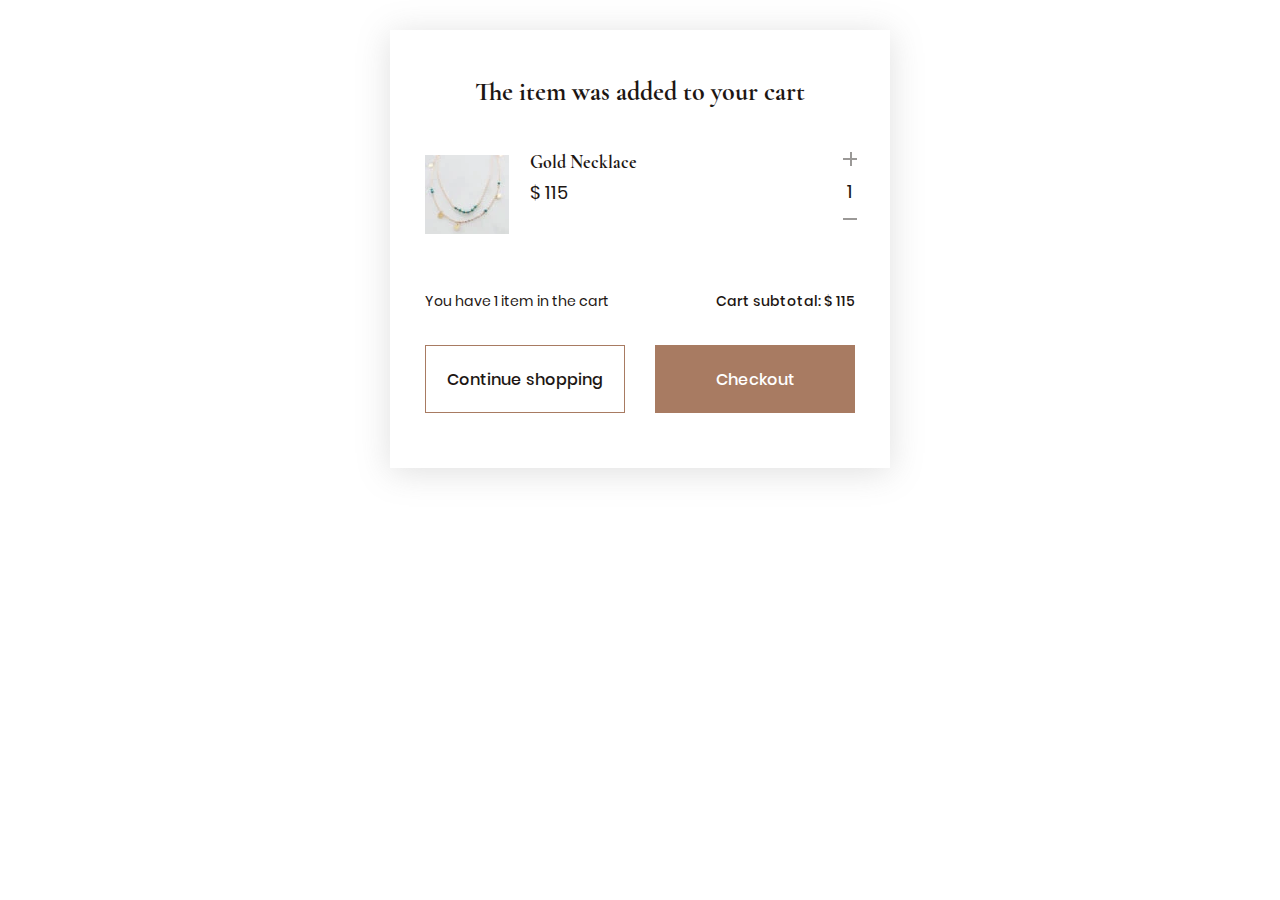
<file: cart.html>
<!DOCTYPE html>
<html lang="en">
  <head>
    <meta charset="UTF-8">
    <meta name="viewport" content="width=device-width, initial-scale=1.0">
    <meta http-equiv="X-UA-Compatible" content="ie=edge">
    <meta name="Description" content="Cart Online store of handmade Jewellery">
    <title>Jewellery Cart</title>
    <link rel="preload" href="fonts/poppins-regular.woff2" as="font" type="font/woff2" crossorigin="">
    <link rel="preload" href="fonts/poppins-medium.woff2" as="font" type="font/woff2" crossorigin="">
    <link rel="preload" href="fonts/cormorant-garamond-bold.woff2" as="font" type="font/woff2" crossorigin="">
    <link rel="stylesheet" href="css/style.min.css">
  </head>
  <body>
    <main class="page-cart">
      <section class="cart modal modal--nojs">
        <h1 class="visually-hidden">Cart for purchases</h1>
        <div class="cart__wrapper">
          <a href="card.html" class="modal__close" aria-label="Close modal window"></a>
          <h2>The item was added to your cart</h2>
          <div class="cart__picture">
            <picture>
              <source srcset="img/card/necklace-detail-small-desktop@1x.webp 1x, img/card/necklace-detail-small-desktop@2x.webp 2x" type="image/webp">
              <!-- 1x: 84px; 2x: 168px -->
              <img src="img/card/necklace-detail-small-desktop@1x.jpg" srcset="img/card/necklace-detail-small-desktop@2x.jpg 2x" width="84" height="79" alt="Necklace detail">
            </picture>
            <div class="cart__picture-title">
              <h2>Gold Necklace</h2>
              <p>$ 115</p>
            </div>
            <div class="cart__picture-counter">
              <button class="cart__count-button cart__count-button--plus" type="button" aria-label="Increase the number"></button>
              <label class="visually-hidden" for="count">Count of selected items</label>
              <input type="text" id="count" name="count" value="1" readonly="" tabindex="-1">
              <button class="cart__count-button cart__count-button--minus" type="button" aria-label="Reduce the number"></button>
            </div>
          </div>
          <div class="cart__description">
            <p>You have 1 item in the cart</p>
            <p>Cart subtotal: <span>$ 115</span></p>
          </div>
          <div class="cart__links">
            <a class="cart__link button button--white" href="catalog.html">Continue shopping</a>
            <a class="cart__link button button--brown" href="#">Checkout</a>
          </div>
        </div>
      </section>
    </main>
    
    <script src="js/main.js"></script> 
  </body>
</html>
</file>
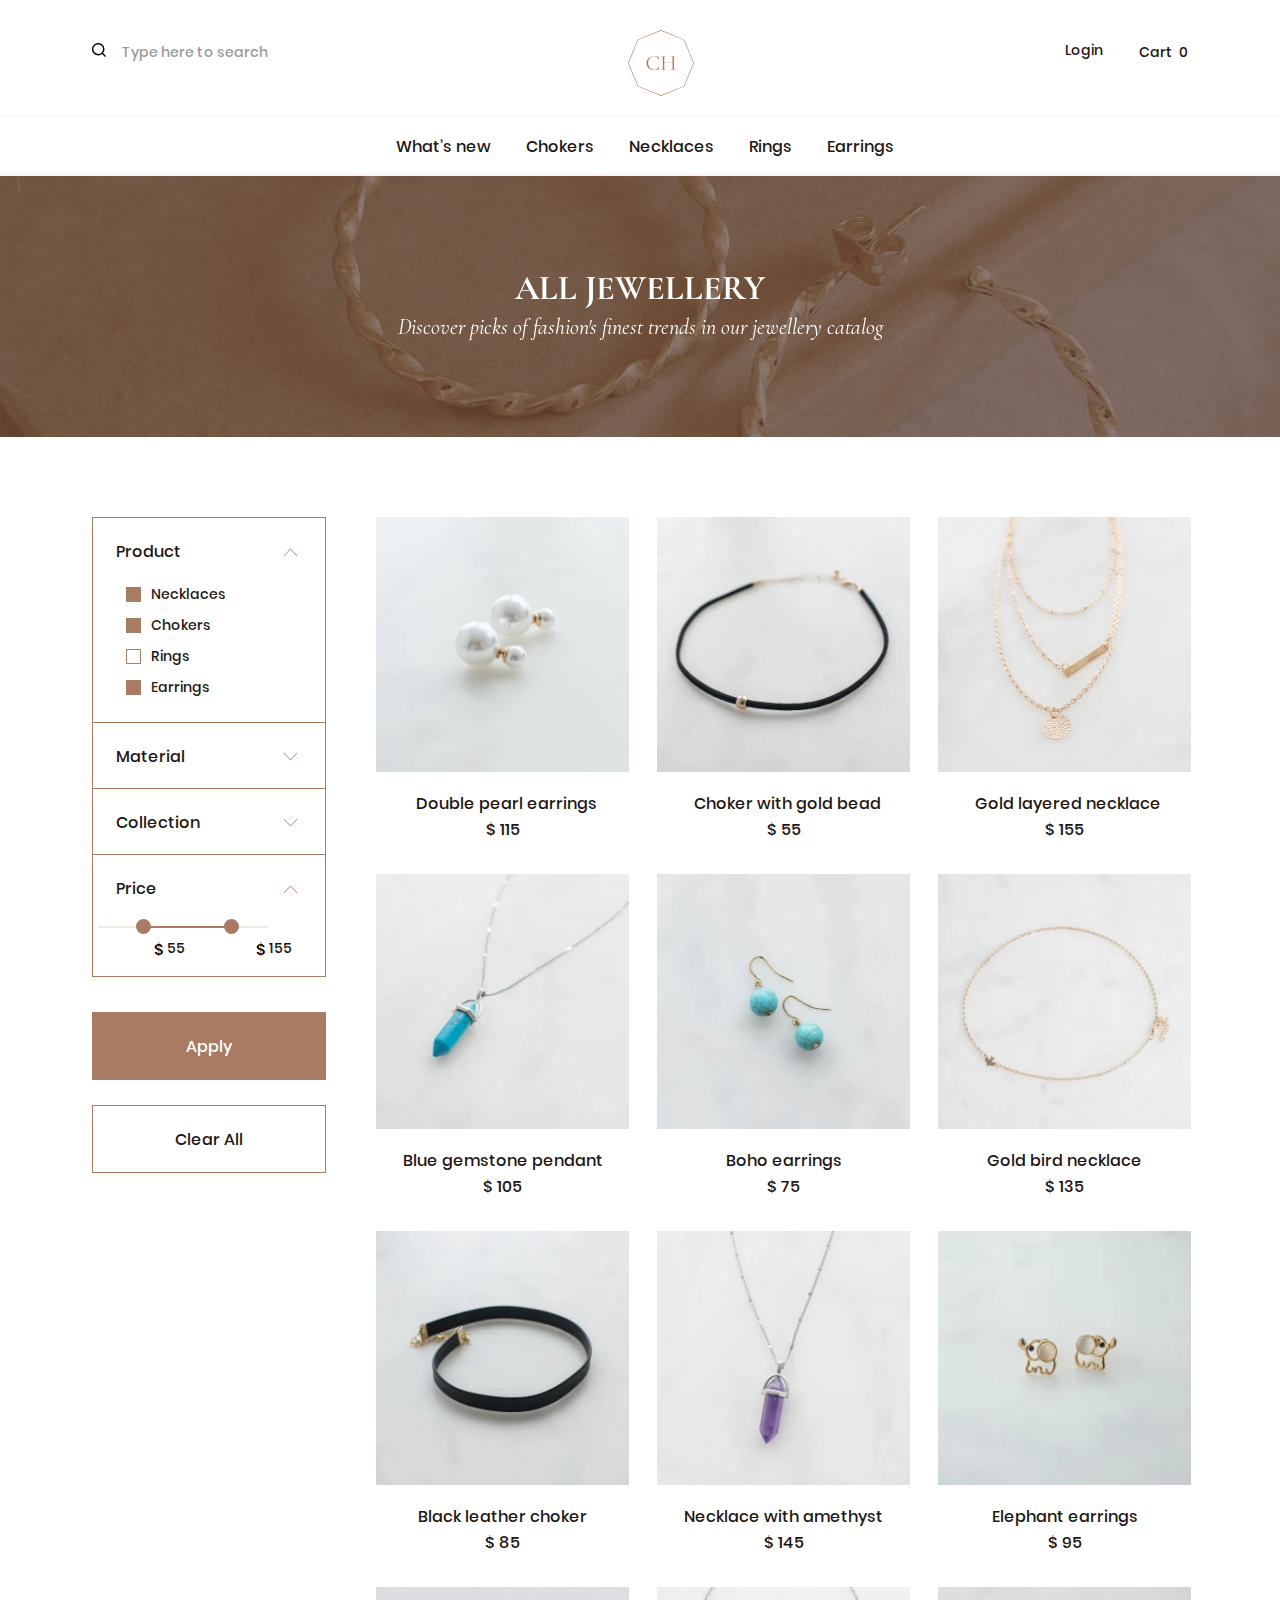
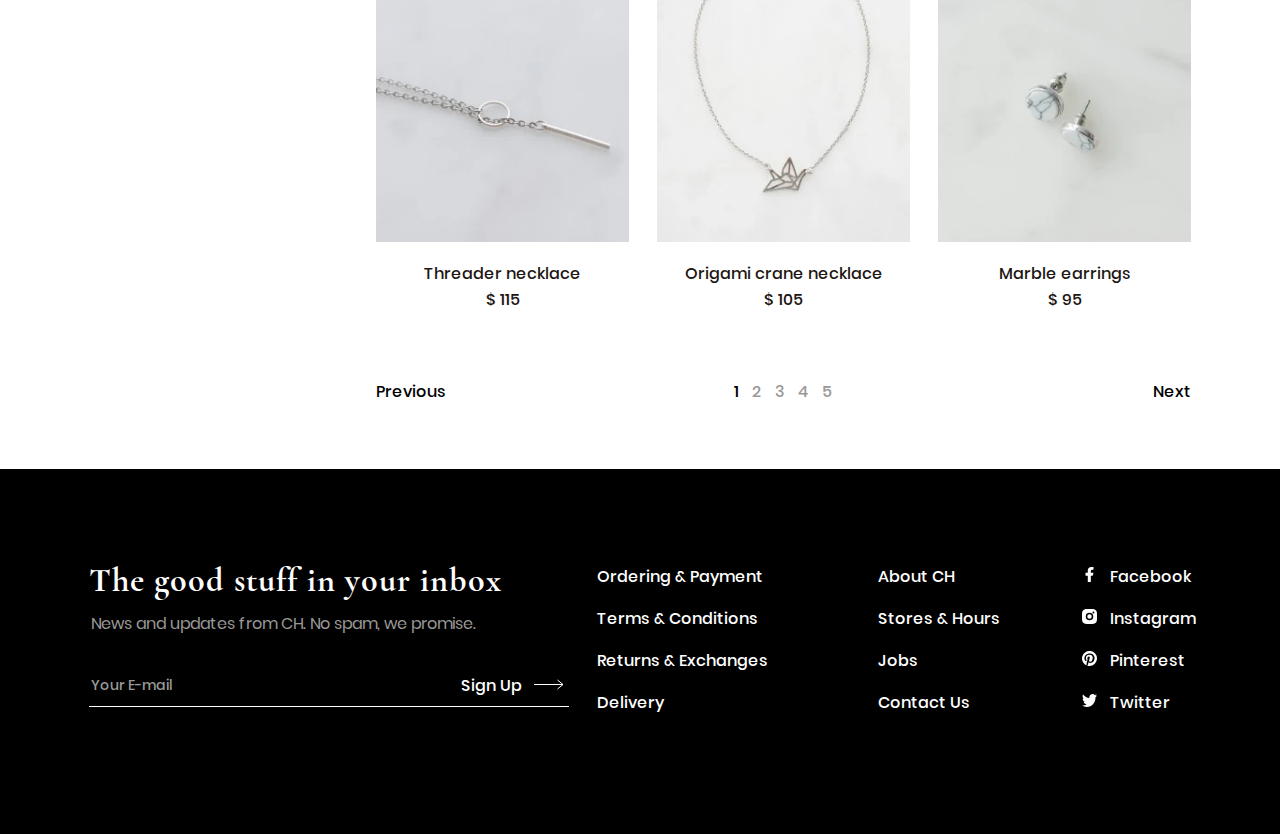
<file: catalog.html>
<!DOCTYPE html>
<html lang="en">
  <head>
    <meta charset="UTF-8">
    <meta name="viewport" content="width=device-width, initial-scale=1.0">
    <meta http-equiv="X-UA-Compatible" content="ie=edge">
    <meta name="Description" content="Catalog Online store of handmade Jewellery">
    <title>Jewellery-Catalog</title>
    <link rel="preload" href="fonts/poppins-medium.woff2" as="font" type="font/woff2" crossorigin="">
    <link rel="preload" href="fonts/poppins-bold.woff2" as="font" type="font/woff2" crossorigin="">
    <link rel="preload" href="fonts/poppins-regular.woff2" as="font" type="font/woff2" crossorigin="">
    <link rel="preload" href="fonts/cormorant-garamond-bold.woff2" as="font" type="font/woff2" crossorigin="">
    <link rel="preload" href="fonts/cormorant-garamond-bold-italic.woff2" as="font" type="font/woff2" crossorigin="">
    <link rel="stylesheet" href="css/style.min.css">
  </head>
  <body>
    <header class="page-header page-header--catalog page-header--closed page-header--nojs">
      <div class="page-header__wrapper page-header__wrapper--catalog">
        <div class="page-header__logo-wrapper">
          <button class="page-header__toggle" type="button">
            <span class="visually-hidden">Open/Close menu</span>
          </button>
          <form class="page-header__form" method="GET" action="index.html">
            <label for="search" aria-label="search">
              <svg width="14" height="14">
                <use xlink:href="img/sprite_auto.svg#icon-search"></use>
              </svg>
            </label>
            <input type="search" id="search" name="search" placeholder="Type here to search">
          </form>
          <a href="index.html" class="page-header__logo" aria-label="Jewellery online store logo">
            <svg width="66" height="66">
              <use xlink:href="img/sprite_auto.svg#icon-logo"></use>
            </svg>
          </a>
          <a class="page-header__login modal-open modal-open--login" href="login.html">Login</a>
          <div class="page-header__cart">
            <a class="modal-open modal-open--cart" href="#">
              <span> Cart <span> 0 </span> </span>
              <svg width="18" height="16">
                <use xlink:href="img/sprite_auto.svg#icon-cart"></use>
              </svg>
            </a>
          </div>
          <nav class="page-header__nav">
            <ul class="page-header__site-menu">
              <li><a href="catalog.html">What’s new</a></li>
              <li><a href="catalog.html">Chokers</a></li>
              <li><a href="catalog.html">Necklaces</a></li>
              <li><a href="catalog.html">Rings</a></li>
              <li><a href="catalog.html">Earrings</a></li>
            </ul>
            <ul class="page-header__site-menu page-header__site-menu--about">
              <li><a href="#">About CH</a></li>
              <li><a href="#">Stores & Hours</a></li>
              <li><a href="#">Contact Us</a></li>
            </ul>
          </nav>
        </div>
      </div>
    </header>
    <main class="page-catalog">
      <h1 class="visually-hidden">Catalog of unique handmade Jewellery</h1>
      <section class="banner banner--catalog">
        <div class="banner__wrapper banner__wrapper--catalog">
          <h2>All jewellery</h2>
          <p>Discover picks of fashion's finest trends in our jewellery catalog</p>
        </div>
      </section>
      <section class="page-catalog__catalog catalog">
        <div class="catalog__main-wrapper">
          <a class="catalog__filter-button button button--brown modal-open" href="filter.html">Filter</a>
          <form class="catalog__form filter filter--nojs filter--modal" method="GET" action="catalog.html">
            <button class="filter__modal-close" type="button" aria-label="Close modal window"></button>
            <fieldset class="filter__item filter__item--open">
              <button class="filter__item-button filter__item-button--first" type="button">Product</button>
              <ul class="filter__list filter__content">
                <li>
                  <input class="visually-hidden" type="checkbox" id="necklaces" name="necklaces" checked="">
                  <label for="necklaces">Necklaces</label>
                </li>
                <li>
                  <input class="visually-hidden" type="checkbox" id="chokers" name="chokers" checked="">
                  <label for="chokers">Chokers</label>
                </li>
                <li>
                  <input class="visually-hidden" type="checkbox" id="rings" name="rings">
                  <label for="rings">Rings</label>
                </li>
                <li>
                  <input class="visually-hidden" type="checkbox" id="earrings" name="earrings" checked="">
                  <label for="earrings">Earrings</label>
                </li>
              </ul>
            </fieldset>
            <fieldset class="filter__item">
              <button class="filter__item-button" type="button">Material</button>
              <ul class="filter__list filter__content">
                <li>
                  <input class="visually-hidden" type="checkbox" id="gold" name="gold" checked="">
                  <label for="gold">Gold</label>
                </li>
                <li>
                  <input class="visually-hidden" type="checkbox" id="silver" name="silver" checked="">
                  <label for="silver">Silver</label>
                </li>
              </ul>
            </fieldset>
            <fieldset class="filter__item">
              <button class="filter__item-button" type="button">Collection</button>
              <ul class="filter__list filter__content">
                <li>
                  <input class="visually-hidden" type="checkbox" id="pink-flamingo" name="pink-flamingo" checked="">
                  <label for="pink-flamingo">Pink flamingo</label>
                </li>
                <li>
                  <input class="visually-hidden" type="checkbox" id="dreams" name="dreams" checked="">
                  <label for="dreams">Dreams</label>
                </li>
              </ul>
            </fieldset>
            <fieldset class="filter__item filter__item--open">
              <button class="filter__item-button filter__item-button--last" type="button">Price</button>
              <div class="filter__price filter__content filter__value-level">
                <div class="filter__price-controls">
                  <div class="filter__line-depth"></div>
                  <button class="filter__line-pin filter__line-pin--min" type="button" aria-label="Increase"></button>
                  <button class="filter__line-pin filter__line-pin--max" type="button" aria-label="Decrease"></button>
                </div>
                <label for="min-price" class="filter__label filter__label--first">$ </label>
                <input class="filter__value filter__value--first" id="min-price" type="number" name="min-price" min="0" max="210" value="55" aria-label="Min value of the price">
                <label for="max-price" class="filter__label filter__label--second">$ </label>
                <input class="filter__value filter__value--second" id="max-price" type="number" name="max-price" min="0" max="210" value="155" aria-label="Max value of the price">
              </div>
            </fieldset>
            <button class="button button--brown" type="submit">Apply</button>
            <button class="button button--white" type="reset">Clear All</button>
          </form>
          <ul class="catalog__list">
            <li class="catalog__item">
              <a href="card.html">
                <picture>
                  <source srcset="img/catalog/double-pearl-earrings-desktop@1x.webp 1x, img/catalog/double-pearl-earrings-desktop@2x.webp 2x" type="image/webp">
                  <!-- 1x: 270px; 2x: 540px -->
                  <img src="img/catalog/double-pearl-earrings-desktop@1x.jpg" srcset="img/catalog/double-pearl-earrings-desktop@2x.jpg 2x" width="270" height="272" alt="Double pearl earrings">
                </picture>
                <h3>Double pearl earrings</h3>
                <p>$ 115</p>
              </a>
            </li>
            <li class="catalog__item">
              <a href="card.html">
                <picture>
                  <source srcset="img/catalog/black-choker-gold-bead-desktop@1x.webp 1x, img/catalog/black-choker-gold-bead-desktop@2x.webp 2x" type="image/webp">
                  <!-- 1x: 270px; 2x: 540px -->
                  <img src="img/catalog/black-choker-gold-bead-desktop@1x.jpg" srcset="img/catalog/black-choker-gold-bead-desktop@2x.jpg 2x" width="270" height="272" alt="Choker with gold bead">
                </picture>
                <h3>Choker with gold bead</h3>
                <p>$ 55</p>
              </a>
            </li>
            <li class="catalog__item">
              <a href="card.html">
                <picture>
                  <source srcset="img/catalog/gold-layered-necklace-desktop@1x.webp 1x, img/catalog/gold-layered-necklace-desktop@2x.webp 2x" type="image/webp">
                  <!-- 1x: 270px; 2x: 540px -->
                  <img src="img/catalog/gold-layered-necklace-desktop@1x.jpg" srcset="img/catalog/gold-layered-necklace-desktop@2x.jpg 2x" width="270" height="272" alt="Gold layered necklace">
                </picture>
                <h3>Gold layered necklace</h3>
                <p>$ 155</p>
              </a>
            </li>
            <li class="catalog__item">
              <a href="card.html">
                <picture>
                  <source srcset="img/catalog/blue-gemstone-pendant-desktop@1x.webp 1x, img/catalog/blue-gemstone-pendant-desktop@2x.webp 2x" type="image/webp">
                  <!-- 1x: 270px; 2x: 540px -->
                  <img src="img/catalog/blue-gemstone-pendant-desktop@1x.jpg" srcset="img/catalog/blue-gemstone-pendant-desktop@2x.jpg 2x" width="270" height="272" alt="Blue gemstone pendant">
                </picture>
                <h3>Blue gemstone pendant</h3>
                <p>$ 105</p>
              </a>
            </li>
            <li class="catalog__item">
              <a href="card.html">
                <picture>
                  <source srcset="img/catalog/boho-earrings-desktop@1x.webp 1x, img/catalog/boho-earrings-desktop@2x.webp 2x" type="image/webp">
                  <!-- 1x: 270px; 2x: 540px -->
                  <img src="img/catalog/boho-earrings-desktop@1x.jpg" srcset="img/catalog/boho-earrings-desktop@2x.jpg 2x" width="270" height="272" alt="Boho earrings">
                </picture>
                <h3>Boho earrings</h3>
                <p>$ 75</p>
              </a>
            </li>
            <li class="catalog__item">
              <a href="card.html">
                <picture>
                  <source srcset="img/catalog/bird-necklace-desktop@1x.webp 1x, img/catalog/bird-necklace-desktop@2x.webp 2x" type="image/webp">
                  <!-- 1x: 270px; 2x: 540px -->
                  <img src="img/catalog/bird-necklace-desktop@1x.jpg" srcset="img/catalog/bird-necklace-desktop@2x.jpg 2x" width="270" height="272" alt="Gold bird necklace">
                </picture>
                <h3>Gold bird necklace</h3>
                <p>$ 135</p>
              </a>
            </li>
            <li class="catalog__item">
              <a href="card.html">
                <picture>
                  <source srcset="img/catalog/black-leather-choker-necklace-desktop@1x.webp 1x, img/catalog/black-leather-choker-necklace-desktop@2x.webp 2x" type="image/webp">
                  <!-- 1x: 270px; 2x: 540px -->
                  <img src="img/catalog/black-leather-choker-necklace-desktop@1x.jpg" srcset="img/catalog/black-leather-choker-necklace-desktop@2x.jpg 2x" width="270" height="272" alt="Black leather choker">
                </picture>
                <h3>Black leather choker</h3>
                <p>$ 85</p>
              </a>
            </li>
            <li class="catalog__item">
              <a href="card.html">
                <picture>
                  <source srcset="img/catalog/purple-gemstone-necklace-desktop@1x.webp 1x, img/catalog/purple-gemstone-necklace-desktop@2x.webp 2x" type="image/webp">
                  <!-- 1x: 270px; 2x: 540px -->
                  <img src="img/catalog/purple-gemstone-necklace-desktop@1x.jpg" srcset="img/catalog/purple-gemstone-necklace-desktop@2x.jpg 2x" width="270" height="272" alt="Necklace with amethyst">
                </picture>
                <h3>Necklace with amethyst</h3>
                <p>$ 145</p>
              </a>
            </li>
            <li class="catalog__item">
              <a href="card.html">
                <picture>
                  <source srcset="img/catalog/elephant-earrings-desktop@1x.webp 1x, img/catalog/elephant-earrings-desktop@2x.webp 2x" type="image/webp">
                  <!-- 1x: 270px; 2x: 540px -->
                  <img src="img/catalog/elephant-earrings-desktop@1x.jpg" srcset="img/catalog/elephant-earrings-desktop@2x.jpg 2x" width="270" height="272" alt="Elephant earrings">
                </picture>
                <h3>Elephant earrings</h3>
                <p>$ 95</p>
              </a>
            </li>
            <li class="catalog__item">
              <a href="card.html">
                <picture>
                  <source srcset="img/catalog/threader-necklace-closeup-desktop@1x.webp 1x, img/catalog/threader-necklace-closeup-desktop@2x.webp 2x" type="image/webp">
                  <!-- 1x: 270px; 2x: 540px -->
                  <img src="img/catalog/threader-necklace-closeup-desktop@1x.jpg" srcset="img/catalog/threader-necklace-closeup-desktop@2x.jpg 2x" width="270" height="272" alt="Threader necklace">
                </picture>
                <h3>Threader necklace</h3>
                <p>$ 115</p>
              </a>
            </li>
            <li class="catalog__item">
              <a href="card.html">
                <picture>
                  <source srcset="img/catalog/origami-crane-necklace-desktop@1x.webp 1x, img/catalog/origami-crane-necklace-desktop@2x.webp 2x" type="image/webp">
                  <!-- 1x: 270px; 2x: 540px -->
                  <img src="img/catalog/origami-crane-necklace-desktop@1x.jpg" srcset="img/catalog/origami-crane-necklace-desktop@2x.jpg 2x" width="270" height="272" alt="Origami crane necklace">
                </picture>
                <h3>Origami crane necklace</h3>
                <p>$ 105</p>
              </a>
            </li>
            <li class="catalog__item">
              <a href="card.html">
                <picture>
                  <source srcset="img/catalog/marble-earrings-desktop@1x.webp 1x, img/catalog/marble-earrings-desktop@2x.webp 2x" type="image/webp">
                  <!-- 1x: 270px; 2x: 540px -->
                  <img src="img/catalog/marble-earrings-desktop@1x.jpg" srcset="img/catalog/marble-earrings-desktop@2x.jpg 2x" width="270" height="272" alt="Marble earrings">
                </picture>
                <h3>Marble earrings</h3>
                <p>$ 95</p>
              </a>
            </li>
          </ul>
          <div class="pagination-catalog">
            <a class="pagination-catalog__link pagination-catalog__link--left" href="#">Previous</a>
            <ul class="pagination-catalog__list">
              <li class="pagination-catalog__item pagination-catalog__item--active"><a href="#" aria-label="Page 1">1</a>
              </li>
              <li class="pagination-catalog__item"><a href="#" aria-label="Page 2">2</a>
              </li>
              <li class="pagination-catalog__item"><a href="#" aria-label="Page 3">3</a>
              </li>
              <li class="pagination-catalog__item"><a href="#" aria-label="Page 4">4</a>
              </li>
              <li class="pagination-catalog__item"><a href="#" aria-label="Page 5">5</a>
              </li>
            </ul>
            <a class="pagination-catalog__link pagination-catalog__link--right" href="#">Next</a>
          </div>
        </div>
      </section>
    </main>
    <footer class="page-footer">
      <div class="page-footer__wrapper">
        <section class="page-footer__subscription">
          <h2>The good stuff in&nbsp;your inbox</h2>
          <p>News and updates from CH. No&nbsp;spam, we promise.</p>
          <form class="page-footer__form form form--email" method="POST" action="index.html">
            <label class="visually-hidden" for="post-email">E-mail</label>
            <input type="email" id="post-email" name="post-email" placeholder="Your E-mail" required="">
            <button type="submit">
              Sign Up&nbsp;&nbsp;
              <svg width="29" height="12">
                <use xlink:href="img/sprite_auto.svg#icon-arrow-right-bottom"></use>
              </svg>
            </button>
          </form>
        </section>
        <section class="page-footer__links">
          <h2 class="visually-hidden">Information about the Jewellery shop</h2>
          <ul class="page-footer__links-list">
            <li class="page-footer__links-item page-footer__links-item--order">
              <a href="#">Ordering & Payment</a>
            </li>
            <li class="page-footer__links-item page-footer__links-item--about">
              <a href="#">About CH</a>
            </li>
            <li class="page-footer__links-item page-footer__links-item--terms">
              <a href="#">Terms & Conditions</a>
            </li>
            <li class="page-footer__links-item page-footer__links-item--stores">
              <a href="#">Stores & Hours</a>
            </li>
            <li class="page-footer__links-item page-footer__links-item--return">
              <a href="#">Returns & Exchanges</a>
            </li>
            <li class="page-footer__links-item page-footer__links-item--jobs">
              <a href="#">Jobs</a>
            </li>
            <li class="page-footer__links-item page-footer__links-item--delivery">
              <a href="#">Delivery</a>
            </li>
            <li class="page-footer__links-item page-footer__links-item--contact">
              <a href="#">Contact Us</a>
            </li>
          </ul>
        </section>
        <section class="page-footer__social">
          <h2 class="visually-hidden">We are in social networks</h2>
          <ul class="page-footer__social-list">
            <li>
              <a class="page-footer__social-link page-footer__social-link--fb" href="#">
                <svg width="15" height="15">
                  <use xlink:href="img/sprite_auto.svg#icon-fb"></use>
                </svg>
                <span>Facebook</span>
              </a>
            </li>
            <li>
              <a class="page-footer__social-link page-footer__social-link--insta" href="#">
                <svg width="15" height="15">
                  <use xlink:href="img/sprite_auto.svg#icon-insta"></use>
                </svg>
                <span>Instagram</span>
              </a>
            </li>
            <li>
              <a class="page-footer__social-link page-footer__social-link--pinterest" href="#">
                <svg width="15" height="15">
                  <use xlink:href="img/sprite_auto.svg#icon-pinterest"></use>
                </svg>
                <span>Pinterest</span>
              </a>
            </li>
            <li>
              <a class="page-footer__social-link page-footer__social-link--twiter" href="#">
                <svg width="15" height="13">
                  <use xlink:href="img/sprite_auto.svg#icon-twiter"></use>
                </svg>
                <span>Twitter</span>
              </a>
            </li>
          </ul>
        </section>
      </div>
    </footer>
    <section class="login modal">
      <div class="login__wrapper">
        <h2>Log In</h2>
        <form class="login__form" action="https://echo.htmlacademy.ru" method="POST">
          <label class="visually-hidden" for="email">E-mail</label>
          <input type="email" id="email" name="email" placeholder="Your E-mail" required="">
          <label class="visually-hidden" for="password">Password</label>
          <input type="password" id="password" name="password" placeholder="Password" required="">
          <a class="login__form-link" href="#">Forgot your password?</a>
          <button class="button button--brown" type="submit">Log In</button>
          <p class="login__form-text">Don’t have an account? <a href="#">Sign up</a></p>
        </form>
        <a href="index.html" class="modal__close" aria-label="Close modal window">
          <svg width="14" height="14">
            <use xlink:href="img/sprite_auto.svg#icon-close"></use>
          </svg>
        </a>
      </div>
    </section>    
    <script src="js/main.js"></script> 
  </body>
</html>
</file>
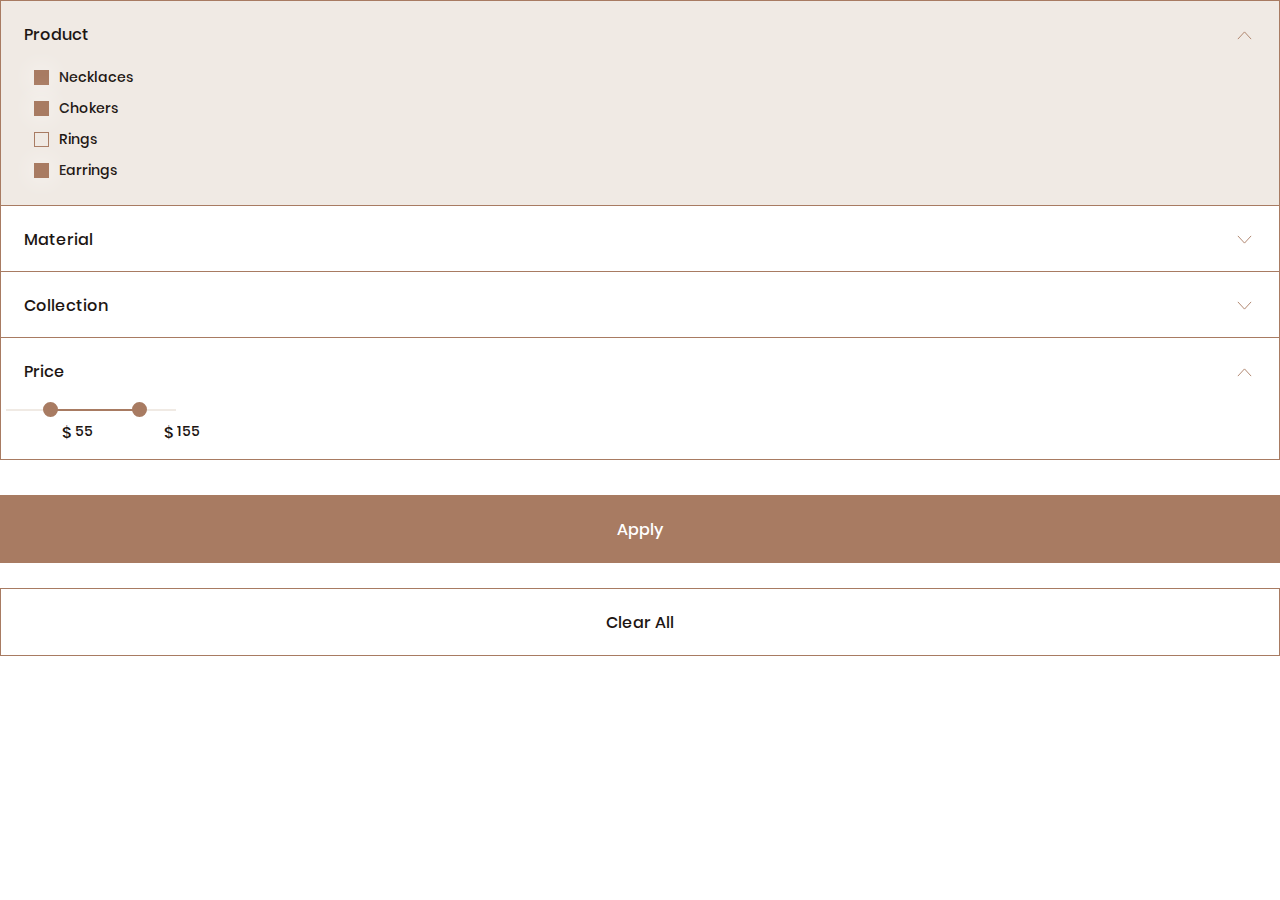
<file: filter.html>
<!DOCTYPE html>
<html lang="en">
  <head>
    <meta charset="UTF-8">
    <meta name="viewport" content="width=device-width, initial-scale=1.0">
    <meta http-equiv="X-UA-Compatible" content="ie=edge">
    <meta name="Description" content="Online store of handmade Jewellery">
    <title>Jewellery</title>
    <link rel="preload" href="fonts/poppins-medium.woff2" as="font" type="font/woff2" crossorigin=""> 
    <link rel="stylesheet" href="css/style.min.css">
  </head>
  <body>
    <main class="page-filter">
      <h1 class="visually-hidden">Filter our products</h1>
      <form class="filter filter--nojs" method="GET" action="catalog.html">
        <a href="catalog.html" class="filter__modal-close" aria-label="Close modal window"></a>
        <fieldset class="filter__item filter__item--open">
          <button class="filter__item-button" type="button">Product</button>
          <ul class="filter__list filter__content">
            <li>
              <input class="visually-hidden" type="checkbox" id="necklaces" name="necklaces" checked="">
              <label for="necklaces">Necklaces</label>
            </li>
            <li>
              <input class="visually-hidden" type="checkbox" id="chokers" name="chokers" checked="">
              <label for="chokers">Chokers</label>
            </li>
            <li>
              <input class="visually-hidden" type="checkbox" id="rings" name="rings">
              <label for="rings">Rings</label>
            </li>
            <li>
              <input class="visually-hidden" type="checkbox" id="earrings" name="earrings" checked="">
              <label for="earrings">Earrings</label>
            </li>
          </ul>
        </fieldset>
        <fieldset class="filter__item">
          <button class="filter__item-button" type="button">Material</button>
          <ul class="filter__list filter__content">
            <li>
              <input class="visually-hidden" type="checkbox" id="gold" name="gold" checked="">
              <label for="gold">Gold</label>
            </li>
            <li>
              <input class="visually-hidden" type="checkbox" id="silver" name="silver" checked="">
              <label for="silver">Silver</label>
            </li>
          </ul>
        </fieldset>
        <fieldset class="filter__item">
          <button class="filter__item-button" type="button">Collection</button>
          <ul class="filter__list filter__content">
            <li>
              <input class="visually-hidden" type="checkbox" id="pink-flamingo" name="pink-flamingo" checked="">
              <label for="pink-flamingo">Pink flamingo</label>
            </li>
            <li>
              <input class="visually-hidden" type="checkbox" id="dreams" name="dreams" checked="">
              <label for="dreams">Dreams</label>
            </li>
          </ul>
        </fieldset>
        <fieldset class="filter__item filter__item--open">
          <button class="filter__item-button" type="button">Price</button>
          <div class="filter__price filter__content filter__value-level filter__value-level--open">
            <div class="filter__price-controls">
              <div class="filter__line-depth"></div>
              <button class="filter__line-pin filter__line-pin--min" type="button" aria-label="Increase"></button>
              <button class="filter__line-pin filter__line-pin--max" type="button" aria-label="Decrease"></button>
            </div>
            <label for="min-price" class="filter__label filter__label--first">$ </label>
            <input class="filter__value filter__value--first" id="min-price" type="number" name="min-price" min="0" max="210" value="55" aria-label="Min value of the price">
            <label for="max-price" class="filter__label filter__label--second">$ </label>
            <input class="filter__value filter__value--second" id="max-price" type="number" name="max-price" min="0" max="210" value="155" aria-label="Max value of the price">
          </div>
        </fieldset>
        <button class="button button--brown" type="submit">Apply</button>
        <button class="button button--white" type="reset">Clear All</button>
      </form>
    </main>    
    <script src="js/main.js"></script> 
  </body>
</html>
</file>
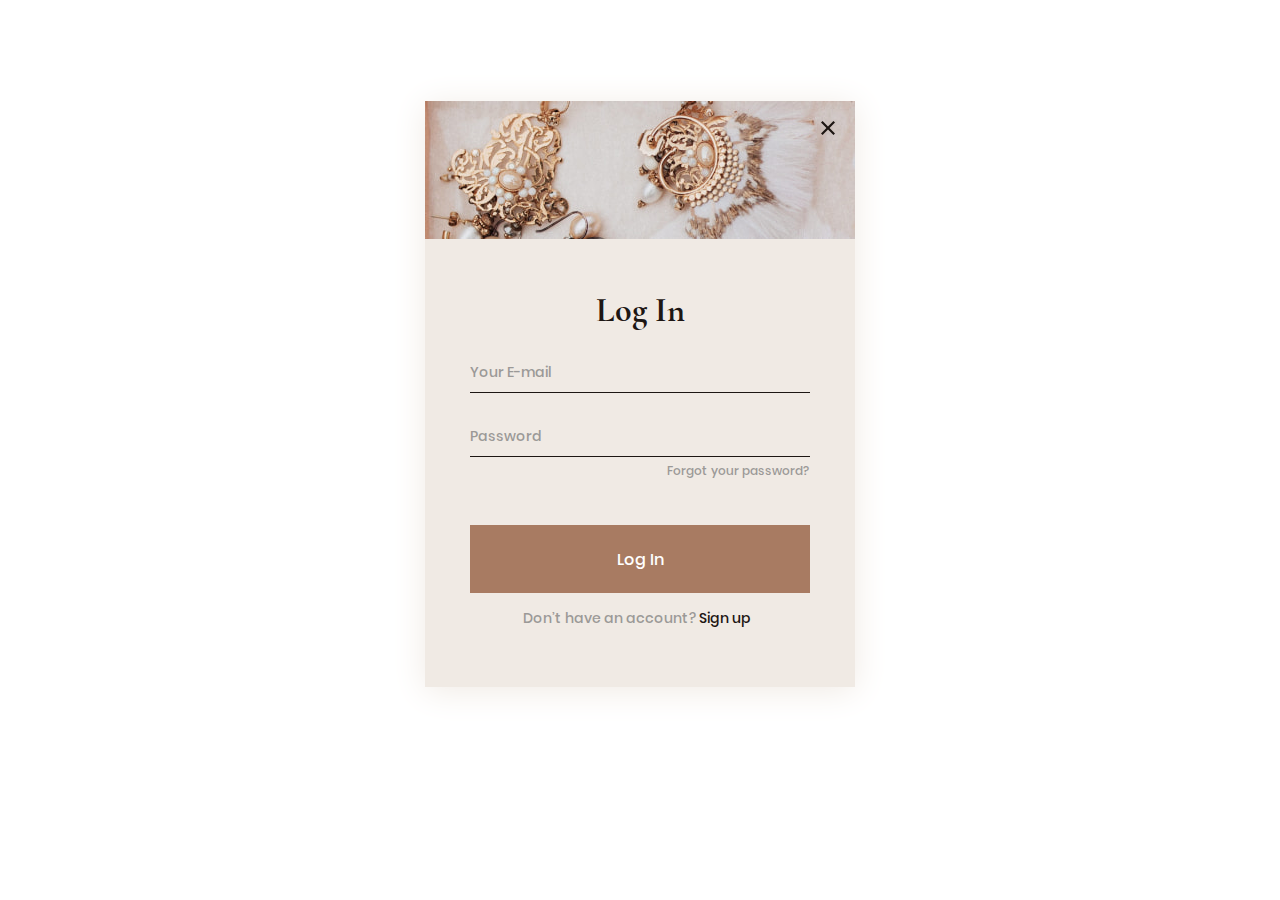
<file: login.html>
<!DOCTYPE html>
<html lang="en">
  <head>
    <meta charset="UTF-8">
    <meta name="viewport" content="width=device-width, initial-scale=1.0">
    <meta http-equiv="X-UA-Compatible" content="ie=edge">
    <meta name="Description" content="Online store of handmade Jewellery">
    <title>Jewellery</title>
    <link rel="preload" href="fonts/poppins-medium.woff2" as="font" type="font/woff2" crossorigin="">
    <link rel="preload" href="fonts/cormorant-garamond-bold.woff2" as="font" type="font/woff2" crossorigin="">
    <link rel="stylesheet" href="css/style.min.css">
  </head>
  <body>
    <main class="page-login">
      <section class="login modal modal--nojs">
        <h1 class="visually-hidden">Login form to your personal account on the website</h1>
        <div class="login__wrapper">
          <h2>Log In</h2>
          <form class="login__form" action="https://echo.htmlacademy.ru" method="POST">
            <label class="visually-hidden" for="email">E-mail</label>
            <input type="email" id="email" name="email" placeholder="Your E-mail" required="">
            <label class="visually-hidden" for="password">E-mail</label>
            <input type="password" id="password" name="password" placeholder="Password" required="">
            <a class="login__form-link" href="#">Forgot your password?</a>
            <button class="button button--brown" type="submit">Log In</button>
            <p class="login__form-text">Don’t have an account? <a href="#">Sign up</a></p>
          </form>
          <a href="index.html" class="modal__close" aria-label="Close modal window">
            <svg width="14" height="14">
              <use xlink:href="img/sprite_auto.svg#icon-close"></use>
            </svg>
          </a>
        </div>
      </section>
    </main>    
    <script src="js/main.js"></script> 
  </body>
</html>
</file>
<file: css/style.min.css>
@font-face{font-family:"Poppins";font-style:normal;font-weight:400;font-display:swap;src:local("Poppins"),url(../fonts/poppins-regular.woff2) format("woff2"),url(../fonts/poppins-regular.woff) format("woff")}@font-face{font-family:"Poppins";font-style:normal;font-weight:500;font-display:swap;src:local("Poppins"),url(../fonts/poppins-medium.woff2) format("woff2"),url(../fonts/poppins-medium.woff) format("woff")}@font-face{font-family:"Poppins";font-style:normal;font-weight:700;font-display:swap;src:local("Poppins"),url(../fonts/poppins-bold.woff2) format("woff2"),url(../fonts/poppins-bold.woff) format("woff")}@font-face{font-family:"Cormorant Garamond";font-style:italic;font-weight:400;font-display:swap;src:local("Cormorant Garamond"),url(../fonts/cormorant-garamond-italic.woff2) format("woff2"),url(../fonts/cormorant-garamond-italic.woff) format("woff")}@font-face{font-family:"Cormorant Garamond";font-style:normal;font-weight:600;font-display:swap;src:local("Cormorant Garamond"),url(../fonts/cormorant-garamond-semi-bold.woff2) format("woff2"),url(../fonts/cormorant-garamond-semi-bold.woff) format("woff")}@font-face{font-family:"Cormorant Garamond";font-style:normal;font-weight:700;font-display:swap;src:local("Cormorant Garamond"),url(../fonts/cormorant-garamond-bold.woff2) format("woff2"),url(../fonts/cormorant-garamond-bold.woff) format("woff")}@font-face{font-family:"Cormorant Garamond";font-style:italic;font-weight:700;font-display:swap;src:local("Cormorant Garamond"),url(../fonts/cormorant-garamond-bold-italic.woff2) format("woff2"),url(../fonts/cormorant-garamond-bold-italic.woff) format("woff")}html{-webkit-box-sizing:border-box;box-sizing:border-box}*,::after,::before{-webkit-box-sizing:inherit;box-sizing:inherit}body{position:relative;display:grid;grid-template-rows:-webkit-min-content 1fr -webkit-min-content;grid-template-rows:min-content 1fr min-content;min-width:320px;min-height:100vh;margin:0 auto;padding:0;font-family:"Poppins","Tahoma","Geneva",sans-serif;font-size:16px;line-height:21px;font-weight:500;font-style:normal;color:#1d1613;background-color:#fff;overflow-x:hidden}a{text-decoration:none}img{max-width:100%;height:auto}.modal{z-index:4;display:none;background-color:rgba(0,0,0,.1)}.modal--nojs{display:block}.modal__close{position:absolute;top:13px;right:15px;padding:5px}@media (max-width:1023px){.modal__close svg{width:20px;height:20px}.modal__close--cart{width:14px;height:14px}}@media (max-width:767px){.modal__close{top:8px;right:10px}.modal__close svg{width:14px;height:14px}.modal__close--cart{top:16px}}.modal-show,.overlay{position:fixed;display:block}.modal-show{-webkit-transform:translateX(-50%);transform:translateX(-50%);-webkit-box-shadow:0 5px 10px rgba(0,1,1,.25);box-shadow:0 5px 10px rgba(0,1,1,.25);z-index:4;left:50%}.modal-open--cart span{margin-left:3px}.overlay{top:0;left:0;z-index:2;width:100%;height:100vh;overflow:hidden auto;background-color:#fff}.overlay--open{overflow:hidden}.overlay-cart{position:fixed;top:0;left:0;z-index:2;width:100%;height:100vh;display:block;background-color:rgba(29,22,19,.25)}.overlay-cart,.overlay-cart--open{overflow:hidden}.visually-hidden{position:absolute;width:1px;height:1px;margin:-1px;border:0;padding:0;white-space:nowrap;-webkit-clip-path:inset(100%);clip-path:inset(100%);clip:rect(0 0 0 0);overflow:hidden}.button{font-family:"Poppins","Tahoma","Geneva",sans-serif;font-size:16px;line-height:21px;font-weight:500;width:100%;min-height:68px;margin-bottom:25px;color:#1d1613;border:1px solid #a87b62;cursor:pointer}.button--brown{color:#fff;background-color:#a87b62}.button--brown:focus,.button--brown:hover{color:#1d1613;background-color:#fff;outline-color:#a87b62}.button--white{background-color:#fff}.button--white:focus,.button--white:hover{color:#fff;background-color:#a87b62;outline-color:#1d1613}.button:active,.page-header{color:#fff;background-color:#fff}.button:active{outline-color:#a87b62}.page-header{position:relative;font-family:"Poppins","Tahoma","Geneva",sans-serif;font-size:16px;line-height:21px;font-weight:500}.page-header::after{content:"";position:absolute;top:115px;left:0;width:100%;height:1px;background-color:#f6f5f4}@media (max-width:1023px){.page-header::after{display:none}}.page-header a{color:#1d1613}.page-header a:focus,.page-header a:hover{color:#a87b62;outline-color:#a87b62}.page-header a:active{color:#a87b62;opacity:.6}.page-header__wrapper{max-width:1365px;min-width:1024px;margin:0 auto;position:relative;padding:30px 20px 9px;display:-webkit-box;display:-ms-flexbox;display:flex;-webkit-box-orient:vertical;-webkit-box-direction:normal;-ms-flex-direction:column;flex-direction:column}@media (max-width:1023px){.page-header__wrapper{max-width:1023px;min-width:767px}}@media (max-width:767px){.page-header__wrapper{max-width:767px;min-width:320px}}@media (max-width:1023px){.page-header__wrapper{padding:0 25px}}@media (max-width:767px){.page-header__wrapper{padding:0 4.69%}}.page-header__logo-wrapper{position:relative;padding:0 5.84%;display:-webkit-box;display:-ms-flexbox;display:flex;-ms-flex-wrap:wrap;flex-wrap:wrap}@media (max-width:1023px){.page-header__logo-wrapper{padding:17px 2.84% 30px;-webkit-box-orient:vertical;-webkit-box-direction:normal;-ms-flex-direction:column;flex-direction:column}}@media (max-width:767px){.page-header__logo-wrapper{padding:8px .1% 20px}}.page-header__cart svg,.page-header__toggle{display:none}@media (max-width:1023px){.page-header__toggle{position:absolute;top:54px;left:20px;z-index:2;display:block;width:25px;height:19px;background-color:transparent;cursor:pointer;border:0}.page-header__toggle:hover{opacity:.3}.page-header__toggle:active{color:#a87b62;opacity:.6}.page-header__toggle::before{content:"";position:absolute;top:0;right:0;width:25px;height:2px}}@media (max-width:1023px) and (max-width:767px){.page-header__toggle{top:37px;left:0}}@media (max-width:1023px){.page-header--opened{height:100%;position:fixed;left:0;top:0;width:100%;z-index:2;-webkit-box-orient:vertical;-webkit-box-direction:normal;-ms-flex-direction:column;flex-direction:column;-webkit-box-pack:start;-ms-flex-pack:start;justify-content:start;overflow:hidden auto}.page-header--opened .page-header__wrapper{padding:0 25px 100px}.page-header--opened a{color:#fff}.page-header--opened a:focus,.page-header--opened a:hover{color:#fff;opacity:.3;outline-color:#a87b62}.page-header--opened a:active{color:#fff;opacity:.6}.page-header--opened .page-header__toggle::before{background-color:#fff;-webkit-box-shadow:0 8px 0 0 #fff,0 16px 0 0 #fff;box-shadow:0 8px 0 0 #fff,0 16px 0 0 #fff}.page-header--opened .page-header__toggle::before:hover{background-color:#fff}.page-header--opened .page-header__logo svg{fill:#fff}.page-header--opened .page-header__cart svg{stroke:#fff}.page-header--opened .page-header__cart svg:focus,.page-header--opened .page-header__cart svg:hover{stroke:#fff;opacity:.8}}@media (max-width:767px){.page-header--opened .page-header__wrapper{padding:0 4.69% 70px}}@media (max-width:1023px){.page-header--opened.page-header{height:100vh;background-color:#a87b62}.page-header--closed .page-header__wrapper,.page-header--opened.page-header--card .page-header__wrapper,.page-header--opened.page-header--catalog .page-header__wrapper{padding-top:0}.page-header--closed .page-header__toggle::before{background-color:#1d1613;-webkit-box-shadow:0 8px 0 0 #1d1613,0 16px 0 0 #1d1613;box-shadow:0 8px 0 0 #1d1613,0 16px 0 0 #1d1613}.page-header--closed .page-header__logo svg{fill:#a87b62}.page-header--closed .page-header__cart svg{stroke:#1d1613}.page-header--closed .page-header__cart svg:focus,.page-header--closed .page-header__cart svg:hover{opacity:.8}.page-header--closed .page-header__form,.page-header--closed .page-header__login,.page-header--closed .page-header__site-menu{display:none}}.page-header__login{margin:10px 0 0 20px;font-family:"Poppins","Tahoma","Geneva",sans-serif;font-weight:500;font-size:14px;line-height:21px;-ms-flex-item-align:start;align-self:start}@media (max-width:1023px){.page-header__login{margin:23px 0 0;-webkit-box-ordinal-group:5;-ms-flex-order:4;order:4;font-size:18px;line-height:23px;color:#fff;opacity:.75}}@media (max-width:1023px) and (max-width:767px){.page-header__login{margin:14px 0 0}}.page-header__cart{position:relative;margin:12px 0 0 33px;font-family:"Poppins","Tahoma","Geneva",sans-serif;font-weight:500;font-size:14px;line-height:21px;display:-webkit-box;display:-ms-flexbox;display:flex;-webkit-box-pack:end;-ms-flex-pack:end;justify-content:flex-end;-ms-flex-negative:1;flex-shrink:1;-ms-flex-item-align:start;align-self:start}@media (max-width:1023px){.page-header__cart{-ms-flex-item-align:end;align-self:end}}.page-header__cart a{margin-right:33px}.page-header__cart a:last-child,.page-header__site-menu li:last-child{margin-right:0}@media (max-width:1023px){.page-header__cart span{display:none}}@media (max-width:1023px){.page-header__cart svg{content:"";display:block;position:absolute;top:24px;right:-1px;width:20px;height:17px}.page-header__cart svg:focus,.page-header__cart svg:hover{stroke:#a87b62;outline-color:#a87b62}.page-header__cart svg:active{stroke:#a87b62;opacity:.6}}@media (max-width:767px){.page-header__cart svg{top:18px}}.page-header__nav{margin:40px auto 0;display:-webkit-box;display:-ms-flexbox;display:flex;-webkit-box-orient:vertical;-webkit-box-direction:normal;-ms-flex-direction:column;flex-direction:column}@media (max-width:1023px){.page-header__nav{margin:0;-webkit-box-ordinal-group:4;-ms-flex-order:3;order:3}}.page-header__site-menu{margin:0;list-style:none;padding:0 0 0 10px;display:-webkit-box;display:-ms-flexbox;display:flex;-webkit-box-orient:horizontal;-webkit-box-direction:normal;-ms-flex-direction:row;flex-direction:row;-webkit-box-pack:center;-ms-flex-pack:center;justify-content:center;-ms-flex-wrap:wrap;flex-wrap:wrap}@media (max-width:1023px){.page-header__site-menu{padding:43px 0 0;-webkit-box-orient:vertical;-webkit-box-direction:normal;-ms-flex-direction:column;flex-direction:column}}@media (max-width:767px){.page-header__site-menu{padding:34px 0 0}}.page-header__site-menu li{margin-right:35px;margin-bottom:10px}@media (max-width:1023px){.page-header__site-menu li{margin-bottom:21px;font-family:"Poppins","Tahoma","Geneva",sans-serif;font-weight:500;font-size:24px;line-height:36px}}.page-header__site-menu--about{display:none}@media (max-width:1023px){.page-header__site-menu--about{display:block;padding:19px 0 0}.page-header__site-menu--about li{font-family:"Poppins","Tahoma","Geneva",sans-serif;font-weight:500;font-size:18px;line-height:23px}.page-header__site-menu--about li a{color:#fff;opacity:.75}}@media (max-width:767px){.page-header__site-menu--about{padding:10px 0 0}}.page-header__form{padding:11px 0 0;-ms-flex-negative:1;flex-shrink:1}@media (max-width:1023px){.page-header__form{padding:42px 0 0;position:relative;-webkit-box-ordinal-group:3;-ms-flex-order:2;order:2}.page-header__form label{position:absolute;left:11px;top:12px;z-index:1}}@media (max-width:767px){.page-header__form{padding:30px 0 0}}.page-header__form input{padding:0 0 0 12px;font-family:"Poppins","Tahoma","Geneva",sans-serif;font-weight:500;font-size:14px;line-height:21px;color:#1d1613;border:0;border-radius:0;outline:0}.page-header__form input::-webkit-input-placeholder{color:#9b9997}.page-header__form input::-moz-placeholder{color:#9b9997}.page-header__form input:-ms-input-placeholder,.page-header__form input::-ms-input-placeholder{color:#9b9997}.page-header__form input::placeholder{color:#9b9997}.page-header__form input:focus{outline-color:#a87b62}@media (max-width:1023px){.page-header__form input{width:100%;height:40px;padding:5px 35px;border-radius:20px;background-color:rgba(255,255,255,.15);color:#fff}.page-header__form input::-webkit-input-placeholder{color:transparent}.page-header__form input::-moz-placeholder{color:transparent}.page-header__form input:-ms-input-placeholder,.page-header__form input::-ms-input-placeholder{color:transparent}.page-header__form input::placeholder{color:transparent}}.page-header__form svg{cursor:pointer;color:#000}@media (max-width:1023px){.page-header__form svg{position:absolute;top:40px;width:16px;height:16px;fill:#fff}}@media (max-width:767px){.page-header__form svg{top:30px}}.page-header__logo{position:relative;display:-webkit-box;display:-ms-flexbox;display:flex;-webkit-box-pack:center;-ms-flex-pack:center;justify-content:center;fill:#a87b62;cursor:default;margin:0 auto 0 27.8%}.page-header__logo svg{cursor:pointer}@media (max-width:1023px){.page-header__logo{padding:0;list-style:none;-webkit-box-ordinal-group:2;-ms-flex-order:1;order:1;margin:0 100px}}@media (max-width:767px){.page-header__logo svg{width:52px;height:52px}}@media (max-width:1023px){.page-header--nojs{min-width:767px;position:static;padding:0;background-color:#a87b62}.page-header--nojs .page-header__toggle::before{display:none;background-color:#fff;-webkit-box-shadow:0 8px 0 0 #fff,0 16px 0 0 #fff;box-shadow:0 8px 0 0 #fff,0 16px 0 0 #fff}.page-header--nojs .page-header__form,.page-header--nojs .page-header__login,.page-header--nojs .page-header__site-menu{display:block}.page-header--nojs .page-header__wrapper{padding-top:0;padding-bottom:121px}.page-header--nojs .page-header__logo svg{fill:#fff}.page-header--nojs .page-header__cart svg:focus,.page-header--nojs .page-header__cart svg:hover,.page-header--nojs .page-header__logo svg:focus,.page-header--nojs .page-header__logo svg:hover{opacity:.5}.page-header--nojs .page-header__cart svg{stroke:#fff}.page-header--nojs a{color:#fff}.page-header--nojs a:focus,.page-header--nojs a:hover{color:#fff;opacity:.5}}@media (max-width:767px){.page-header--nojs{min-width:320px;padding:0}}@media (max-width:1023px){.page-header__wrapper--catalog .page-header__logo-wrapper .page-header__form{padding:41px 0 0}}@media (max-width:767px){.page-header__wrapper--catalog .page-header__logo-wrapper .page-header__form{padding:29px .5% 2px}}@media (max-width:1023px){.page-header__wrapper--catalog .page-header__logo-wrapper .page-header__cart svg{top:25px}}@media (max-width:767px){.page-header__wrapper--catalog .page-header__logo-wrapper .page-header__cart svg{top:18px;right:-1px}}@media (max-width:1023px){.page-header__wrapper--card .page-header__logo-wrapper{padding:19px 2.84% 30px}}@media (max-width:767px){.page-header__wrapper--card .page-header__logo-wrapper{padding:9px .5% 19px}}@media (max-width:1023px){.page-header__wrapper--card .page-header__logo-wrapper .page-header__cart svg{top:24px}}@media (max-width:767px){.page-header__wrapper--card .page-header__logo-wrapper .page-header__cart svg{top:18px;right:-2px}}.page-header__logo--main svg{cursor:unset}.banner,.page-main{position:relative;font-family:"Poppins","Tahoma","Geneva",sans-serif;font-size:16px;line-height:21px;font-weight:500;color:#000;background-color:#fff}.banner{min-height:463px;font-family:"Cormorant Garamond","Palatino Linotype","Book Antiqua",serif;font-size:38px;line-height:49px;font-weight:400;text-align:center;color:#fff;background-color:#a87b62;background-image:url(../img/bg/banner-img-desktop@1x.jpg);background-size:cover;background-repeat:no-repeat;-o-object-fit:cover;object-fit:cover;-webkit-filter:drop-shadow(0 .2rem .25rem rgba(0,0,0,.2));filter:drop-shadow(0 .2rem .25rem rgba(0,0,0,.2))}@media (-webkit-min-device-pixel-ratio:2),(min-resolution:2dppx){.banner{background-image:url(../img/bg/banner-img-desktop@2x.jpg)}}@media (max-width:1023px){.banner{background-image:url(../img/bg/banner-img-tablet@1x.jpg)}}@media (max-width:1023px) and (-webkit-min-device-pixel-ratio:2),(max-width:1023px) and (min-resolution:2dppx){.banner{background-image:url(../img/bg/banner-img-tablet@2x.jpg)}}@media (max-width:767px){.banner{background-image:url(../img/bg/banner-img-mobile@1x.jpg)}}@media (max-width:767px) and (-webkit-min-device-pixel-ratio:2),(max-width:767px) and (min-resolution:2dppx){.banner{background-image:url(../img/bg/banner-img-mobile@2x.jpg)}}.banner__wrapper{max-width:1365px;min-width:1024px;margin:0 auto;padding:150px 0 190px}@media (max-width:1023px){.banner__wrapper{max-width:1023px;min-width:767px}}@media (max-width:767px){.banner__wrapper{max-width:767px;min-width:320px}}@media (max-width:1023px){.banner__wrapper{padding:150px 20px 187px 0}}@media (max-width:767px){.banner__wrapper{padding:156px 0 50px}}.banner__wrapper h2,.banner__wrapper p{padding:0;list-style:none;font-family:"Cormorant Garamond","Palatino Linotype","Book Antiqua",serif}.banner__wrapper h2{text-transform:uppercase;letter-spacing:.03em;font-size:45px;line-height:58px;font-weight:700;margin:31px 0 0}@media (max-width:767px){.banner__wrapper h2{font-size:38px;line-height:49px}}.banner__wrapper p{margin:0;font-size:38px;line-height:38px;font-weight:500;font-style:italic}@media (max-width:767px){.banner__wrapper p{font-size:34px;line-height:34px}}.banner--catalog{min-height:261px;background-image:url(../img/bg/banner-img-catalog-desktop@1x.jpg);background-size:cover;background-repeat:no-repeat;-o-object-fit:cover;object-fit:cover}@media (-webkit-min-device-pixel-ratio:2),(min-resolution:2dppx){.banner--catalog{background-image:url(../img/bg/banner-img-catalog-desktop@2x.jpg)}}@media (max-width:1023px){.banner--catalog{background-image:url(../img/bg/banner-img-catalog-tablet@1x.jpg)}}@media (max-width:1023px) and (-webkit-min-device-pixel-ratio:2),(max-width:1023px) and (min-resolution:2dppx){.banner--catalog{background-image:url(../img/bg/banner-img-catalog-tablet@2x.jpg)}}@media (max-width:767px){.banner--catalog{background-image:url(../img/bg/banner-img-catalog-mobile@1x.jpg)}}@media (max-width:767px) and (-webkit-min-device-pixel-ratio:2),(max-width:767px) and (min-resolution:2dppx){.banner--catalog{background-image:url(../img/bg/banner-img-catalog-mobile@2x.jpg)}}.banner__wrapper--catalog{padding:60px 0 95px}@media (max-width:1023px){.banner__wrapper--catalog{padding:50px 0 95px}}@media (max-width:767px){.banner__wrapper--catalog{padding:38px 0 78px}}.banner__wrapper--catalog h2{font-size:34px;line-height:44px;margin:31px 0 2px;letter-spacing:0}@media (max-width:1023px){.banner__wrapper--catalog h2{margin:41px 0 2px}}.banner__wrapper--catalog p{font-size:22px;line-height:29px}@media (max-width:767px){.banner__wrapper--catalog p{margin:3px 20px 0;line-height:26px}}.new-items{position:relative;font-family:"Poppins","Tahoma","Geneva",sans-serif;font-size:16px;line-height:21px;font-weight:500;text-align:center;color:#000;background-color:#fff}.new-items__wrapper{max-width:1365px;min-width:1024px;margin:0 auto;padding:26px 5.5% 20px}@media (max-width:1023px){.new-items__wrapper{max-width:1023px;min-width:767px}}@media (max-width:767px){.new-items__wrapper{max-width:767px;min-width:320px}}@media (max-width:1365px){.new-items__wrapper{padding:26px 4% 19px}}@media (max-width:1250px){.new-items__wrapper{padding:26px .1% 20px}}@media (max-width:1023px){.new-items__wrapper{padding:29px 4% 20px}}@media (max-width:767px){.new-items__wrapper{padding:30px 0 20px;width:100vw}}.new-items__header{display:-webkit-box;display:-ms-flexbox;display:flex;-webkit-box-orient:horizontal;-webkit-box-direction:normal;-ms-flex-direction:row;flex-direction:row;-webkit-box-align:center;-ms-flex-align:center;align-items:center;-webkit-box-pack:justify;-ms-flex-pack:justify;justify-content:space-between;padding:90px 22px 20px 6px}@media (max-width:1023px){.new-items__header{padding:38px 14px 10px 13px}}@media (max-width:767px){.new-items__header{padding:30px 0 12px;-webkit-box-pack:center;-ms-flex-pack:center;justify-content:center}}.new-items__btn{margin:0;padding:0;list-style:none;border:0;border-radius:0;cursor:pointer;outline:0;background-color:transparent}.new-items__btn:focus,.new-items__btn:hover{color:#fff;outline-color:#a87b62;opacity:.5}@media (max-width:1023px){.new-items__btn{padding:15px 0 0}.new-items__btn svg{width:36px;height:15px}}@media (max-width:767px){.new-items__btn{display:none}}.new-items__title{padding:0 0 0 12px;display:-webkit-box;display:-ms-flexbox;display:flex;-webkit-box-orient:vertical;-webkit-box-direction:normal;-ms-flex-direction:column;flex-direction:column;-webkit-box-align:center;-ms-flex-align:center;align-items:center}@media (max-width:1023px){.new-items__title{margin:0;padding:0;list-style:none}}.new-items__title h2{margin:0;padding:0;list-style:none;font-family:"Cormorant Garamond","Palatino Linotype","Book Antiqua",serif;font-size:34px;line-height:44px;font-weight:700}.new-items__title a{margin:24px 0 0 2px;font-family:"Poppins","Tahoma","Geneva",sans-serif;font-size:16px;line-height:21px;font-weight:500;color:#000;border-bottom:1px solid #a87b62}.new-items__title a:focus,.new-items__title a:hover{color:#a87b62}@media (max-width:1023px){.new-items__title a{margin:20px 0 0;padding-bottom:4px}}@media (max-width:767px){.new-items__title a{padding-bottom:3px}}.new-items__wrapper--card{max-width:1365px;min-width:1024px;margin:0 auto;padding:26px 5.5% 105px}@media (max-width:1023px){.new-items__wrapper--card{max-width:1023px;min-width:767px}}@media (max-width:767px){.new-items__wrapper--card{max-width:767px;min-width:320px}}@media (max-width:1365px){.new-items__wrapper--card{padding:26px 4% 19px}}@media (max-width:1250px){.new-items__wrapper--card{padding:26px .1% 20px}}@media (max-width:1023px){.new-items__wrapper--card{padding:27px 4% 51px}}@media (max-width:767px){.new-items__wrapper--card{padding:30px 0 44px;width:100vw}}.new-items__header--card{padding:88px 21px 20px}@media (max-width:1023px){.new-items__header--card{padding:13px 14px 11px}}@media (max-width:767px){.new-items__header--card{padding:2px 32px 12px}}.new-items__header--card .new-items__btn{padding:10px 0 0}@media (max-width:1023px){.new-items__header--card .new-items__btn{padding:31px 0 0}.new-items__header--card .new-items__btn svg{width:38px}}.new-items__header--card .new-items__title h2{margin:0 13px 0 0}@media (max-width:1023px){.new-items__header--card .new-items__title h2{margin:20px 0 0;padding-bottom:4px}}@media (max-width:767px){.new-items__header--card .new-items__title h2{margin:16px 0 0}}.new-items__header--card .new-items__title a{margin:20px 10px 0 0;padding:0 0 4px}@media (max-width:1023px){.new-items__header--card .new-items__title a{margin:16px 0 0}}@media (max-width:767px){.new-items__header--card .new-items__title a{margin:14px 0 0}}.shop{display:-webkit-box;display:-ms-flexbox;display:flex;-webkit-box-align:center;-ms-flex-align:center;align-items:center;-ms-flex-wrap:wrap;flex-wrap:wrap;-webkit-box-orient:vertical;-webkit-box-direction:normal;-ms-flex-direction:column;flex-direction:column;margin-top:33px}.shop__no-js .shop__wrapper{-ms-flex-wrap:wrap;flex-wrap:wrap;-webkit-box-pack:justify;-ms-flex-pack:justify;justify-content:space-between}.shop__no-js .shop__slide{width:290px}@media (max-width:1200px){.shop__no-js .shop__slide{width:324px}.shop__no-js .shop__slide:nth-child(2n+1){margin-right:15px}}@media (max-width:767px){.shop__no-js .shop__slide{width:130px}}.shop__slide{-webkit-transition:.5s;transition:.5s}.shop__slide:focus,.shop__slide:hover{-webkit-transform:scale(1.05);transform:scale(1.05)}.shop__product{margin-top:25px;margin-bottom:120px}.shop__product .swiper-container{margin-top:62px}@media (max-width:1023px){.shop__product .swiper-container{margin-top:17px}}.shop__product h2{margin-bottom:20px}@media (max-width:767px){.shop__product h2{margin-top:13px}}.shop__product .shop__btn{margin-bottom:64px}@media (max-width:1023px){.shop__product{margin-top:24px;margin-bottom:75px}.shop__product .shop__btn{margin-bottom:54px}}@media (max-width:767px){.shop__product{margin-top:17px;margin-bottom:71px}.shop__product .shop__btn{margin-bottom:44px}}.shop__head{margin-bottom:25px;font-family:"Cormorant Garamond","Palatino Linotype","Book Antiqua",serif;font-style:normal;font-weight:700;font-size:34px;line-height:130%;color:#1d1613;text-align:center}@media (max-width:1023px){.shop__head{margin-bottom:20px}}.shop__btn{font-weight:500;font-size:16px;line-height:130%;color:#1d1613;border-bottom:1px solid #a87b62;display:block;width:-webkit-max-content;width:-moz-max-content;width:max-content;margin:0 auto 59px}.shop__btn:focus,.shop__btn:hover{color:#a87b62}.shop__btn:active{color:rgba(168,123,98,.7)}@media (max-width:1023px){.shop__btn{margin-bottom:54px}}@media (max-width:767px){.shop__btn{margin-bottom:43px}}.shop__prod-price,.shop__prod-text{line-height:130%;text-align:center;color:#1d1613}.shop__prod-text{margin-bottom:8px;font-weight:500;font-size:16px;margin-top:14px}.shop__prod-price{font-weight:700;font-size:14px;margin-top:0}.shop__img{width:270px;height:284px}.shop__img img{width:100%;height:100%}@media (max-width:1200px){.shop__img{width:324px;height:340px}}@media (max-width:767px){.shop__img{width:130px;height:136px}}.swiper-button-next:focus,.swiper-button-prev:focus{outline:0}.swiper-button-next:focus::before,.swiper-button-prev:focus::before{outline:2px solid #000}.swiper-button-next::before{right:-11px}.swiper-button-next::before,.swiper-button-prev::before{content:"";position:absolute;top:17px;background-image:url(../img/arrow-swiper.svg);background-repeat:no-repeat;width:30px;height:11px;display:block}.swiper-button-next::after,.swiper-button-prev::after{display:none}.swiper-button-prev::before{right:auto;left:-11px;-webkit-transform:rotate(180deg);transform:rotate(180deg)}.swiper-button-next,.swiper-button-prev{top:78px}@media (max-width:767px){.swiper-button-next,.swiper-button-prev{display:none}}.shop__container .swiper-wrapper{margin-bottom:60px}@media (max-width:1023px){.shop__container .swiper-wrapper{margin-bottom:48px}}@media (max-width:767px){.shop__container .swiper-wrapper{margin-bottom:34px}}.shop__container .swiper-pagination{bottom:0}.shop__container .swiper-pagination-bullet{font-family:"Poppins","Courier New",monospace;font-style:normal;font-weight:500;font-size:16px;line-height:130%;color:#9b9997;opacity:1;width:13px;height:-webkit-min-content;height:-moz-min-content;height:min-content;background-color:transparent}.shop__container .swiper-pagination-bullet:focus,.shop__container .swiper-pagination-bullet:hover{color:#1d1613}.shop__container .swiper-pagination-bullet:active{color:rgba(29,22,19,.7)}.shop__container .swiper-pagination-bullet-active{color:#1d1613}.shop__container .swiper-pagination-fraction{font-family:"Poppins","Courier New",monospace;font-style:normal;font-weight:500;font-size:16px;line-height:130%;color:#1d1613}.swiper-container{max-width:1170px;margin-top:54px}@media (max-width:1200px){.swiper-container{max-width:678px;margin-top:9px}}@media (max-width:767px){.swiper-container{max-width:290px;margin-top:0}}.pagination{list-style:none;margin:auto;display:-webkit-box;display:-ms-flexbox;display:flex;-webkit-box-pack:center;-ms-flex-pack:center;justify-content:center;padding:48px 0 16px}.pagination--main-card{margin-left:0}@media (max-width:1023px){.pagination{margin-top:-10px;margin-left:1px}}@media (max-width:767px){.pagination{margin-top:-23px}}.pagination__item{margin:0;list-style:none;padding:4px 6px;display:-webkit-box;display:-ms-flexbox;display:flex;-webkit-box-align:center;-ms-flex-align:center;align-items:center;font-family:"Poppins","Tahoma","Geneva",sans-serif;font-weight:500;font-size:16px;line-height:21px;text-align:center;color:#1d1613;cursor:pointer}@media (max-width:1023px){.pagination__item{padding:6px 6.5px}}@media (max-width:767px){.pagination__item{display:none;padding:6px 5px;color:#1d1613}}.pagination__item--active{display:block;color:#1d1613;opacity:.7}.pagination__item--last-child{display:none}@media (max-width:767px){.pagination__item--last-child{display:block}}.pagination__item--span{display:none}@media (max-width:767px){.pagination__item--span{display:block}}.pagination-catalog,.pagination-catalog .pagination-catalog__list{display:-webkit-box;display:-ms-flexbox;display:flex;-webkit-box-orient:horizontal;-webkit-box-direction:normal;-ms-flex-direction:row;flex-direction:row}.pagination-catalog{padding:51px 0 20px;-webkit-box-pack:justify;-ms-flex-pack:justify;justify-content:space-between}@media (max-width:1023px){.pagination-catalog{padding:49px 0 20px}}@media (max-width:767px){.pagination-catalog{-webkit-box-pack:center;-ms-flex-pack:center;justify-content:center;padding:21px 0 12px}}.pagination-catalog .pagination-catalog__list{margin:0;list-style:none;-webkit-box-pack:center;-ms-flex-pack:center;justify-content:center}.pagination-catalog .pagination-catalog__link{font-family:"Poppins","Tahoma","Geneva",sans-serif;font-size:16px;line-height:21px;font-weight:500;color:#000}.pagination-catalog .pagination-catalog__item a:focus,.pagination-catalog .pagination-catalog__item a:hover,.pagination-catalog .pagination-catalog__link:focus,.pagination-catalog .pagination-catalog__link:hover{opacity:.5}.pagination-catalog .pagination-catalog__link--left{cursor:default}.pagination-catalog .pagination-catalog__link--left:focus,.pagination-catalog .pagination-catalog__link--left:hover{opacity:1}@media (max-width:767px){.pagination-catalog .pagination-catalog__link{display:none}}.pagination-catalog .pagination-catalog__list{padding:0 36px 0 0}@media (max-width:767px){.pagination-catalog .pagination-catalog__list{padding:0}}.pagination-catalog .pagination-catalog__item{margin:0 5px 0 8px;display:block}.pagination-catalog .pagination-catalog__item a{font-family:"Poppins","Tahoma","Geneva",sans-serif;font-size:16px;line-height:21px;font-weight:500;color:#9b9997}.blog,.pagination-catalog .pagination-catalog__item--active a{color:#000}@media (max-width:767px){.pagination-catalog .pagination-catalog__item{margin:0 12px 0 11px}}.blog{position:relative;font-family:"Poppins","Tahoma","Geneva",sans-serif;font-size:16px;line-height:21px;font-weight:500;text-align:center;background-color:#fff}.blog__wrapper{max-width:1365px;min-width:1024px;margin:0 auto;padding:65px 0 19px;-webkit-box-align:center;-ms-flex-align:center;align-items:center;display:-webkit-box;display:-ms-flexbox;display:flex;-webkit-box-orient:vertical;-webkit-box-direction:normal;-ms-flex-direction:column;flex-direction:column}@media (max-width:1023px){.blog__wrapper{max-width:1023px;min-width:767px}}@media (max-width:767px){.blog__wrapper{max-width:767px;min-width:320px}}@media (max-width:1023px){.blog__wrapper{padding:64px 0 20px}}@media (max-width:767px){.blog__wrapper{padding:59px 0 20px}}.blog__wrapper h2{padding:0;list-style:none;margin:46px 0 19px;font-family:"Cormorant Garamond","Palatino Linotype","Book Antiqua",serif;font-size:34px;line-height:44px;font-weight:700;letter-spacing:.03em;color:#1d1613}@media (max-width:1023px){.blog__wrapper h2{margin:0 0 19px}}.blog__link{margin:0;list-style:none;padding:0 0 3px;font-family:"Poppins","Tahoma","Geneva",sans-serif;font-size:16px;line-height:21px;font-weight:500;color:#1d1613;border-bottom:1px solid #a87b62}.article__big .article__item-text a:focus,.article__big .article__item-text a:hover,.blog__link:focus,.blog__link:hover,.filter__list input[type=checkbox]:focus+label,.filter__list label:focus,.filter__list label:hover{color:#a87b62}@media (max-width:1023px){.blog__link{padding:0 0 4px}}.article{display:-webkit-box;display:-ms-flexbox;display:flex;-ms-flex-wrap:wrap;flex-wrap:wrap;-webkit-box-pack:justify;-ms-flex-pack:justify;justify-content:space-between;width:88%;margin:0 auto;padding-left:11px;padding-right:11px}@media (max-width:1023px){.article{width:95%;padding-left:21px;padding-right:21px}}@media (max-width:767px){.article{padding-left:2px;padding-right:2px}}.article__small{margin-top:62px;margin-right:5px;display:-webkit-box;display:-ms-flexbox;display:flex;-webkit-box-orient:vertical;-webkit-box-direction:normal;-ms-flex-direction:column;flex-direction:column;-webkit-box-pack:justify;-ms-flex-pack:justify;justify-content:space-between;width:48.7%}@media (max-width:1023px){.article__small{margin-top:59px;margin-right:0;width:100%}}@media (max-width:767px){.article__small{margin-top:52px}}.article__item{margin-left:5px;margin-bottom:10px;display:-webkit-box;display:-ms-flexbox;display:flex;-webkit-box-pack:justify;-ms-flex-pack:justify;justify-content:space-between;background-color:#f0eae4}.article__item img{width:20.95vw;height:22vw;-o-object-fit:cover;object-fit:cover}@media (max-width:1023px){.article__item img{width:44.1vw;height:39.1vw}}@media (max-width:767px){.article__item img{width:91vw;height:80vw}}.article__item picture{line-height:0}.article__item--2 .article__item-text{-webkit-box-ordinal-group:0;-ms-flex-order:-1;order:-1}@media (max-width:767px){.article__item--2 .article__item-text{-webkit-box-ordinal-group:2;-ms-flex-order:1;order:1}}@media (max-width:1023px){.article__item{margin-bottom:50px;width:98.6%;height:auto}}@media (max-width:767px){.article__item{margin:0 auto 40px;-webkit-box-orient:vertical;-webkit-box-direction:normal;-ms-flex-direction:column;flex-direction:column;width:96.4%;height:auto}}.article__item:last-child{margin-bottom:5px}.article__item-text{margin-top:auto;margin-bottom:auto;padding:25px;width:20.8vw}.article__item-text time{margin:-10px 0 0;font-family:"Poppins","Tahoma","Geneva",sans-serif;font-size:14px;line-height:18px;font-weight:500;color:#9b9997}.article__item-text a,.article__item-text h3,.article__item-text time{padding:0;list-style:none;display:-webkit-box;display:-ms-flexbox;display:flex;-webkit-box-pack:center;-ms-flex-pack:center;justify-content:center;text-align:center}.article__item-text h3{width:163px;margin:13px auto 0;font-family:"Cormorant Garamond","Palatino Linotype","Book Antiqua",serif;font-size:26px;line-height:34px;font-weight:600}@media (max-width:767px){.article__item-text h3{margin-top:14px;padding-left:0;width:52vw}}.article__item-text a{position:relative;margin:38px auto 0;font-family:"Poppins","Tahoma","Geneva",sans-serif;font-size:16px;line-height:20px;font-weight:500;border-bottom:none;color:#1d1613}.article__item-text a:focus,.article__item-text a:hover{opacity:1}.article__big .article__item-text a::before,.article__item-text a::before{position:absolute;bottom:-5px;right:auto;left:auto;content:"";width:98px;height:1px;background-color:#a87b62}@media (max-width:767px){.article__item-text a::before{width:30vw}.article__item-text a{font-size:16px}}@media (max-width:1023px){.article__item-text{padding:75px 15px;width:44.1vw}}@media (max-width:767px){.article__item-text{margin:auto;margin-top:12vw;padding:15px 15px 55px;width:60.1vw}}.article__big{width:48.4%;position:relative;margin-top:62px;margin-right:5px}.article__big img{width:41.7vw;height:46.1vw}@media (max-width:1023px){.article__big img{width:44.1vw;height:39.1vw}}@media (max-width:767px){.article__big img{width:91.1vw;height:80vw}}@media (max-width:1023px){.article__big{position:inherit;margin-top:45px;margin-right:0;margin-left:5px;display:-webkit-box;display:-ms-flexbox;display:flex;width:98.6%;height:39.1vw;background-color:#f0eae4}}@media (max-width:767px){.article__big{margin:34px auto 0;-webkit-box-orient:vertical;-webkit-box-direction:normal;-ms-flex-direction:column;flex-direction:column;width:96.5%;height:159.9vw}}.article__big .article__item-text{position:absolute;bottom:5px;right:0;-webkit-box-orient:vertical;-webkit-box-direction:normal;-ms-flex-direction:column;flex-direction:column;-ms-flex-line-pack:center;align-content:center;width:20.9vw;height:22vw;background-color:#f0eae4}.article__big .article__item-text time{padding:0;list-style:none;margin:-43px 0 0;font-family:"Poppins","Tahoma","Geneva",sans-serif;font-size:14px;line-height:18px;font-weight:500;text-align:center;color:#9b9997}.article__big .article__item-text,.article__big .article__item-text a,.article__big .article__item-text h3,.article__big .article__item-text time{display:-webkit-box;display:-ms-flexbox;display:flex;-webkit-box-pack:center;-ms-flex-pack:center;justify-content:center}.article__big .article__item-text h3{padding:0;list-style:none;width:163px;text-align:center;color:#000;margin:13px auto 0;font-family:"Cormorant Garamond","Palatino Linotype","Book Antiqua",serif;font-size:26px;line-height:34px;font-weight:600}.article__big .article__item-text a,.faq__wrapper h2{padding:0;list-style:none;text-align:center;color:#1d1613}.article__big .article__item-text a{position:relative;margin:38px auto 0;font-family:"Poppins","Tahoma","Geneva",sans-serif;font-size:16px;line-height:20px;font-weight:500}@media (max-width:767px){.article__big .article__item-text a::before{width:30vw}.article__big .article__item-text a{font-size:16px}}@media (max-width:1023px){.article__big .article__item-text{position:inherit;margin:82px auto 0}}@media (max-width:767px){.article__big .article__item-text{width:55.9vw;height:36vw;margin-top:102px}}.faq,.faq__wrapper{background-color:#fff}.faq{position:relative}.faq__wrapper{max-width:1365px;min-width:1024px;margin:0 auto;padding:31px 0 60px}@media (max-width:1023px){.faq__wrapper{max-width:1023px;min-width:767px}}@media (max-width:767px){.faq__wrapper{max-width:767px;min-width:320px}}@media (max-width:1023px){.faq__wrapper{padding:30px 0 60px}}.faq__wrapper h2{margin:64px 0 49px;font-family:"Cormorant Garamond","Palatino Linotype","Book Antiqua",serif;font-size:34px;line-height:44px;font-weight:700;letter-spacing:.03em}@media (max-width:1023px){.faq__wrapper h2{margin:18px 0 50px}}@media (max-width:767px){.faq__wrapper h2{margin:18px 0 29px}.faq__wrapper{padding:21px 0 0}}.faq__list{margin:0;list-style:none;padding:0 14.5%}@media (max-width:1023px){.faq__list{padding:0 5.9%}}@media (max-width:767px){.faq__list{padding:0 4.8%}}.faq__item{padding:41px 34px 38px;border:1px solid #a87b62;cursor:pointer}@media (max-width:1023px){.faq__item{padding:41px 40px 40px}}@media (max-width:767px){.faq__item{padding:16px}}.faq__item:not(:last-child){border-bottom:none}.faq__item:focus-within,.faq__item:hover{background-color:#f0eae4}.faq__item button,.faq__item p,.follow__wrapper a{font-family:"Poppins","Tahoma","Geneva",sans-serif;font-weight:500;color:#1d1613}.faq__item button{position:relative;width:100%;margin-bottom:5px;display:block;text-align:left;background-color:transparent;border:0;outline:0;font-size:18px;line-height:24px}.faq__item button::after{position:absolute;right:13px;top:0;width:15px;height:8px;content:url(../img/icon-arrow-bottom.svg)}@media (max-width:1023px){.faq__item button{margin-bottom:4px}.faq__item button::after{right:9px;top:3px;width:23px;height:12px}}@media (max-width:767px){.faq__item button{margin-bottom:3px;font-size:16px;line-height:22px}.faq__item button:last-of-type{padding-right:37px}.faq__item button::after{right:6px;top:3px}}.faq__item p{margin:0;list-style:none;font-size:16px;line-height:21px;width:60%;padding:2px 14px;display:none;font-weight:400}@media (max-width:1023px){.faq__item p{width:95%;padding:22px 8px 2px}}@media (max-width:767px){.faq__item p{width:88%;padding:10px 8px 2px;font-size:14px;line-height:20px}}.faq__item--open button::after{top:18px;-webkit-transform:rotate(180deg);transform:rotate(180deg)}@media (max-width:767px){.faq__item--open button::after{top:12px}}.faq__item--open p,.faq__list--nojs p{display:block}.follow{padding:40px 0 125px}@media (max-width:1023px){.follow{padding:3px 0 75px}}@media (max-width:767px){.follow{padding:52px 0 49px}}.follow__wrapper{max-width:1365px;min-width:1024px;margin:0 auto;padding:0 7.2%;text-align:center}@media (max-width:1023px){.follow__wrapper{max-width:1023px;min-width:767px}}@media (max-width:767px){.follow__wrapper{max-width:767px;min-width:320px}}@media (max-width:1023px){.follow__wrapper{padding:0 5.7%}}@media (max-width:767px){.follow__wrapper{padding:0 4.7%}}.follow__wrapper h2{padding:0;list-style:none;margin:10px 0 31px;font-family:"Cormorant Garamond","Palatino Linotype","Book Antiqua",serif;font-size:34px;line-height:44px;font-weight:700;letter-spacing:.03em;text-align:center;color:#1d1613}@media (max-width:1023px){.follow__wrapper h2{margin:8px 0 20px}}.follow__wrapper a{margin:0;list-style:none;padding:0 0 2px;font-size:16px;line-height:21px;border-bottom:1px solid #a87b62}.follow__list{margin:0;list-style:none;padding:64px 0 0;display:grid;grid-template-columns:19.66% 34.19% 19.83% 19.83%;grid-template-rows:-webkit-min-content;grid-template-rows:min-content;gap:0 2.56%;grid-template-areas:"follow__item--first follow__item--second follow__item--third follow__item--third"}@media (max-width:1023px){.follow__list{padding:63px 0 0;gap:0 18px}}@media (max-width:767px){.follow__list{padding:50px 0 20px;grid-template-columns:44.83% 50%;grid-template-rows:64.09% 31.77%;gap:9px 15px;grid-template-areas:"follow__item--first follow__item--second" "follow__item--third follow__item--third"}}.follow__item--first{display:-webkit-box;display:-ms-flexbox;display:flex;-webkit-box-orient:vertical;-webkit-box-direction:normal;-ms-flex-direction:column;flex-direction:column;-webkit-box-pack:justify;-ms-flex-pack:justify;justify-content:space-between;grid-area:follow__item--first}.follow__item--first img,.follow__item--second img,.follow__item--third img{background-color:#a87b62}@media (max-width:767px){.follow__item--first{margin-bottom:-5px}}.follow__item--second{grid-area:follow__item--second;grid-template-columns:100%;grid-template-rows:-webkit-min-content;grid-template-rows:min-content}.follow__item--third{display:grid;grid-template-columns:100% 100%;grid-template-rows:1fr;gap:0 16px;text-align:left}@media (max-width:767px){.follow__item--third{grid-template-columns:1fr;grid-template-rows:1fr;grid-area:follow__item--third;text-align:center}}.follow-item__wrapper-1{display:-webkit-box;display:-ms-flexbox;display:flex;-webkit-box-orient:vertical;-webkit-box-direction:normal;-ms-flex-direction:column;flex-direction:column;-webkit-box-pack:justify;-ms-flex-pack:justify;justify-content:space-between}@media (max-width:767px){.follow-item__wrapper-1{display:grid;grid-template-columns:1fr 1fr;grid-template-rows:1fr;-webkit-box-align:end;-ms-flex-align:end;align-items:end}}@media (max-width:320px){.follow-item__wrapper-1{-webkit-box-align:start;-ms-flex-align:start;align-items:flex-start}}.follow-item__wrapper-2{display:-webkit-box;display:-ms-flexbox;display:flex;-webkit-box-orient:vertical;-webkit-box-direction:normal;-ms-flex-direction:column;flex-direction:column;-webkit-box-pack:justify;-ms-flex-pack:justify;justify-content:space-between}@media (max-width:767px){.follow-item__wrapper-2{display:none}.follow__image--first{margin-bottom:-5px;text-align:right;-webkit-box-ordinal-group:3;-ms-flex-order:2;order:2}}@media (max-width:1023px){.follow__image--third{padding:9px 9px 0 0}}@media (max-width:767px){.follow__image--third{padding:8px 14px 0 0;margin-bottom:-5px}}.follow__image--second{text-align:right}@media (max-width:1023px){.follow__image--second{padding:0 9px 9px 0}.follow__image--fourth img{margin:0 0 0 -9px}}.page-footer{position:relative;padding:10px 0;font-family:"Poppins","Tahoma","Geneva",sans-serif;font-size:16px;line-height:21px;font-weight:500;color:#fff;background-color:#000}@media (max-width:1023px){.page-footer{padding:10px 0 34px}}@media (max-width:767px){.page-footer{padding:10px 0 38px}}.page-footer a{color:#fff}.page-footer a:focus,.page-footer a:hover{color:#fff;opacity:.5}.page-footer a:active{color:#fff;opacity:.6}.page-footer__wrapper{max-width:1365px;min-width:1024px;margin:0 auto;display:-webkit-box;display:-ms-flexbox;display:flex;-webkit-box-orient:horizontal;-webkit-box-direction:normal;-ms-flex-direction:row;flex-direction:row;-webkit-box-pack:justify;-ms-flex-pack:justify;justify-content:space-between}@media (max-width:1023px){.page-footer__wrapper{max-width:1023px;min-width:767px}}@media (max-width:767px){.page-footer__wrapper{max-width:767px;min-width:320px}}@media (max-width:5000px){.page-footer__wrapper{padding:60px 2% 90px}}@media (max-width:1400px){.page-footer__wrapper{padding:60px 4.69% 90px 6.98%}}@media (max-width:1365px){.page-footer__wrapper{padding:60px 4.69% 90px 6.98%}}@media (max-width:1100px){.page-footer__wrapper{padding:60px 2% 90px}}@media (max-width:1023px){.page-footer__wrapper{padding:0 25px;-ms-flex-wrap:wrap;flex-wrap:wrap}}@media (max-width:767px){.page-footer__wrapper{padding:0 4.69%}}.page-footer__subscription{position:relative;width:43.39%;padding:10px 1% 10px 0;display:-webkit-box;display:-ms-flexbox;display:flex;-webkit-box-orient:vertical;-webkit-box-direction:normal;-ms-flex-direction:column;flex-direction:column}@media (max-width:1023px){.page-footer__subscription{width:100%;padding:30px 18% 1px 2.6%}}@media (max-width:767px){.page-footer__subscription{padding:30px 0 1px}}.page-footer__subscription h2{padding:0;list-style:none;margin:10px 0;font-family:"Cormorant Garamond","Palatino Linotype","Book Antiqua",serif;font-size:34px;line-height:44px;font-weight:700;letter-spacing:.03em}@media (max-width:767px){.page-footer__subscription h2{margin:10px 0 13px}}.page-footer__form input,.page-footer__subscription p{font-family:"Poppins","Tahoma","Geneva",sans-serif;line-height:21px}.page-footer__subscription p{padding:0;list-style:none;margin:0 0 40px 2px;font-size:16px;font-weight:400;color:#9b9997}@media (max-width:767px){.page-footer__subscription p{margin:0 0 40px}}.page-footer__form{display:-webkit-box;display:-ms-flexbox;display:flex;-webkit-box-orient:horizontal;-webkit-box-direction:normal;-ms-flex-direction:row;flex-direction:row;-webkit-box-pack:justify;-ms-flex-pack:justify;justify-content:space-between;border-bottom:1px solid #fff;padding:0 0 9px}@media (max-width:767px){.page-footer__form{padding:2px 0 7px}}.page-footer__form input{font-weight:500;font-size:14px;color:#fff;border:0;border-radius:0;outline:0;background-color:transparent}@media (max-width:767px){.page-footer__form input{width:55%}}.page-footer__form input::-webkit-input-placeholder{color:#9b9997}.page-footer__form input::-moz-placeholder{color:#9b9997}.page-footer__form input:-ms-input-placeholder,.page-footer__form input::-ms-input-placeholder{color:#9b9997}.page-footer__form input::placeholder{color:#9b9997}.page-footer__form input:focus{outline-color:#a87b62}.page-footer__form button{font-family:"Poppins","Tahoma","Geneva",sans-serif;font-weight:500;font-size:16px;line-height:21px;color:#fff;border:0;border-radius:0;cursor:pointer;outline:0;background-color:transparent}.page-footer__form button:focus,.page-footer__form button:hover{color:#fff;outline-color:#a87b62;opacity:.5}.page-footer__form button svg{stroke:#fff}@media (max-width:767px){.page-footer__form button{margin:0;padding:0;list-style:none}}.page-footer__links{width:35.7%;padding:27px 0 0 17px}@media (max-width:1330px){.page-footer__links{-webkit-box-flex:1;-ms-flex-positive:1;flex-grow:1}}@media (max-width:1023px){.page-footer__links{width:65%;padding:44px 0 0 2.6%}}@media (max-width:767px){.page-footer__links{width:100%;padding:44px 0 0}}.page-footer__links-list{margin:0;padding:0;list-style:none;display:-webkit-box;display:-ms-flexbox;display:flex;-ms-flex-wrap:wrap;flex-wrap:wrap;-webkit-box-pack:justify;-ms-flex-pack:justify;justify-content:space-between}@media (max-width:1023px){.page-footer__links-list{-webkit-box-pack:justify;-ms-flex-pack:justify;justify-content:space-between}}.page-footer__links-item{width:42%;margin-bottom:21px}@media (max-width:1023px){.page-footer__links-item{width:43%}}@media (max-width:767px){.page-footer__links-item{width:100%}.page-footer__links-item--order{-webkit-box-ordinal-group:2;-ms-flex-order:1;order:1}.page-footer__links-item--terms{-webkit-box-ordinal-group:3;-ms-flex-order:2;order:2}.page-footer__links-item--return{-webkit-box-ordinal-group:4;-ms-flex-order:3;order:3}.page-footer__links-item--delivery{-webkit-box-ordinal-group:5;-ms-flex-order:4;order:4;margin-bottom:41px}.page-footer__links-item--about{-webkit-box-ordinal-group:6;-ms-flex-order:5;order:5}.page-footer__links-item--stores{-webkit-box-ordinal-group:7;-ms-flex-order:6;order:6}.page-footer__links-item--jobs{-webkit-box-ordinal-group:8;-ms-flex-order:7;order:7}.page-footer__links-item--contact{-webkit-box-ordinal-group:9;-ms-flex-order:8;order:8}}.page-footer__social{width:12.2%;padding:27px 0 0;text-align:left}@media (max-width:1023px){.page-footer__social{width:35%;padding:44px 0 0 12px}}@media (max-width:767px){.page-footer__social{width:100%;padding:24px 0 0}}.page-footer__social-list{margin:0;padding:0;list-style:none}.page-footer__social-list li{margin-bottom:21px}@media (max-width:767px){.page-footer__social-list{display:-webkit-box;display:-ms-flexbox;display:flex;-webkit-box-orient:horizontal;-webkit-box-direction:normal;-ms-flex-direction:row;flex-direction:row;-ms-flex-wrap:wrap;flex-wrap:wrap}.page-footer__social-list li{margin-right:25px}.page-footer__social-list li:nth-child(3n){margin-right:31px}}.page-footer__social-link{display:-webkit-box;display:-ms-flexbox;display:flex;-webkit-box-orient:horizontal;-webkit-box-direction:normal;-ms-flex-direction:row;flex-direction:row;-webkit-box-pack:start;-ms-flex-pack:start;justify-content:flex-start;-webkit-box-align:baseline;-ms-flex-align:baseline;align-items:baseline}.page-footer__social-link span{padding-left:13px}@media (max-width:767px){.page-footer__social-link span{display:none}}.page-footer__social-link svg{fill:#fff;width:15px;height:15px}@media (max-width:767px){.page-footer__social-link svg{width:20px;height:21px}}.catalog,.page-catalog{position:relative;font-family:"Poppins","Tahoma","Geneva",sans-serif;font-size:16px;line-height:21px;font-weight:500;color:#000;background-color:#fff}.catalog__main-wrapper{max-width:1365px;min-width:1024px;margin:0 auto;padding:80px 7.2% 0;display:grid;grid-template-columns:21.38% 74.36%;grid-template-rows:.9fr .1fr;gap:20px 50px;grid-template-areas:"catalog__form catalog__list" "catalog__form catalog__pagination"}@media (max-width:1023px){.catalog__main-wrapper{max-width:1023px;min-width:767px}}@media (max-width:767px){.catalog__main-wrapper{max-width:767px;min-width:320px}}@media (max-width:1023px){.catalog__main-wrapper{display:-webkit-box;display:-ms-flexbox;display:flex;-webkit-box-orient:vertical;-webkit-box-direction:normal;-ms-flex-direction:column;flex-direction:column;padding:50px 5.8% 53px}}@media (max-width:767px){.catalog__main-wrapper{padding:40px 4.3% 53px}}.catalog__form{grid-area:catalog__form}@media (max-width:1023px){.catalog__form{display:none}}.catalog__pagination{grid-area:catalog__pagination}.catalog__list{margin:0;padding:0;list-style:none;grid-area:catalog__list;display:grid;grid-template-columns:1fr 1fr 1fr;grid-template-rows:1fr 1fr 1fr 1fr;gap:34px 28px}@media (max-width:767px){.catalog__list{grid-template-columns:1fr 1fr;grid-template-rows:1fr 1fr 1fr 1fr 1fr 1fr;gap:25px 30px}}.catalog__item{text-align:center}.catalog__item a h3,.catalog__item a p{padding:0;list-style:none;margin:17px 0 5px;font-family:"Poppins","Tahoma","Geneva",sans-serif;font-size:16px;line-height:20px;font-weight:500;text-align:center;color:#1d1613}@media (max-width:767px){.catalog__item a h3{margin:11px 0 6px}}.catalog__item a p{margin:0;line-height:21px}.catalog__item a img{background-color:#f0eae4}@media (min-width:340px) and (max-width:767px){.catalog__item a img{height:auto}}@media (min-width:320px) and (max-width:340px){.catalog__item a img{height:136px}}.catalog__item:nth-child(-n+3) a h3{margin:17px 0 5px 7px}@media (max-width:1023px){.catalog__item:nth-child(-n+3) a h3{margin:17px 0 5px}}@media (max-width:767px){.catalog__item:nth-child(-n+3) a h3{margin:11px 0 6px}}.catalog__filter-button{display:none}@media (max-width:1023px){.catalog__filter-button{display:block;margin-bottom:27px;text-align:center;padding-top:23px}}@media (max-width:767px){.catalog__filter-button{margin-bottom:20px}}.card__pictures-big span,.filter__modal-close{display:none}@media (max-width:1023px){.filter__modal-close{position:absolute;top:11px;right:11px;width:32px;height:32px;display:block;border:0;background-color:transparent;background-image:url(../img/icon-round-close.svg);background-repeat:no-repeat;z-index:1002;cursor:pointer}}@media (max-width:767px){.filter__modal-close{top:62px;right:2px}}.filter__item{margin:0;padding:0;border:1px solid #a87b62}.filter__item:not(:last-of-type){border-bottom:none}.filter__item:last-of-type{margin-bottom:35px}.filter__item:focus-within,.filter__item:hover{background-color:#f0eae4}.filter__item-button{position:relative;width:100%;display:block;padding:23px 23px 21px;font-family:"Poppins","Tahoma","Geneva",sans-serif;font-size:16px;line-height:21px;font-weight:500;text-align:left;color:#1d1613;background-color:transparent;border:0;outline:0;cursor:pointer}.filter__item-button::after{position:absolute;right:27px;top:22px;width:15px;height:8px;content:url(../img/icon-arrow-bottom.svg)}.filter__list{margin:0;list-style:none;padding:0 0 0 58px}.filter__list li{margin:0 0 10px}.filter__list li:last-child{margin-bottom:25px}.filter__list label{font-family:"Poppins","Tahoma","Geneva",sans-serif;font-size:14px;line-height:18px;font-weight:500;color:#1d1613}.filter__list input[type=checkbox]+label{position:relative;cursor:pointer}.filter__list input[type=checkbox]+label::before{content:"";position:absolute;top:3px;left:-25px;width:15px;height:15px;border:1px solid #a87b62}.filter__list input[type=checkbox]:checked+label::before{background-color:#a87b62;color:#a87b62;-webkit-box-shadow:0 0 25px #fff;box-shadow:0 0 25px #fff}.filter__content{position:relative;display:none}.filter--nojs .filter__content,.filter__item--open .filter__content{display:block}.filter--nojs .filter__item-button::after,.filter__item--open .filter__item-button::after{top:38px;-webkit-transform:rotate(180deg);transform:rotate(180deg)}@media (max-width:1023px){.filter--nojs{width:426px}}@media (max-width:767px){.filter--nojs{width:280px}}.filter--nojs .filter__modal-close{top:-6px;right:14px}.filter__value-level{position:relative;width:200px;height:56px;padding:0 25px;margin:0;background-color:transparent}@media (max-width:1280px){.filter__value-level{width:170px;padding:0 5px}}.filter__value-level .filter__label--first{position:absolute;left:61px;top:19px}@media (max-width:1100px){.filter__value-level .filter__label--first{left:11px;top:19px}}@media (max-width:1023px){.filter__value-level .filter__label--first{left:68px;top:21px}}@media (max-width:767px){.filter__value-level .filter__label--first{left:44px;top:22px}}.filter__value-level .filter__label--second{position:absolute;left:163px;top:19px}@media (max-width:1100px){.filter__value-level .filter__label--second{left:150px;top:19px}}@media (max-width:1023px){.filter__value-level .filter__label--second{left:241px;top:21px}}@media (max-width:767px){.filter__value-level .filter__label--second{left:179px;top:22px}}.filter__value--first{position:absolute;font-family:"Poppins","Tahoma","Geneva",sans-serif;font-size:14px;line-height:18px;font-weight:500;color:#1d1613;left:72px;top:18px}@media (max-width:1100px){.filter__value--first{left:20px;top:18px}}@media (max-width:1023px){.filter__value--first{font-size:16px;line-height:21px;left:80px;top:18px}}@media (max-width:767px){.filter__value--first{left:55px;top:19px}}.filter__value--second{position:absolute;font-family:"Poppins","Tahoma","Geneva",sans-serif;font-size:14px;line-height:18px;font-weight:500;color:#1d1613;left:174px;top:18px}@media (max-width:1100px){.filter__value--second{left:160px;top:18px}}@media (max-width:1023px){.filter__value--second{font-size:16px;line-height:21px;left:252px;top:18px}}@media (max-width:767px){.filter__value--second{left:190px;top:19px}}.filter__value{width:40px;border:0;background-color:inherit;-webkit-appearance:textfield;-moz-appearance:textfield;appearance:textfield}.filter__value:focus{color:#1d1613;background-color:#1d1613;outline:0}.filter__price-controls{position:absolute;top:6px;width:100%;height:2px;font-size:0;background-color:#f0eae4}.filter__line-pin{position:absolute;top:2px;z-index:1;width:5px;height:5px;margin:-9px 0 0;padding:0;border:5px solid #a87b62;border-radius:50%;background-color:#a87b62;-webkit-box-sizing:content-box;box-sizing:content-box;cursor:move}.filter__line-pin--min{left:22%}@media (max-width:1023px){.filter__line-pin--min{left:8.5%}}@media (max-width:767px){.filter__line-pin--min{left:16.5%}}.filter__line-pin--max{left:74%}@media (max-width:1023px){.filter__line-pin--max{left:66.5%}}@media (max-width:767px){.filter__line-pin--max{left:71.5%}}.filter__line-depth{position:absolute;height:100%;left:28%;right:20%;background-color:#a87b62}@media (max-width:1023px){.filter__line-depth{left:12%;right:29%}}@media (max-width:767px){.filter__line-depth{left:17%;right:27%}}.filter__value::-webkit-inner-spin-button,.filter__value::-webkit-outer-spin-button{-webkit-appearance:none;appearance:none}@media (max-width:1023px){.filter>.button{width:85%;margin:0 0 25px 20px}}@media (max-width:767px){.filter>.button{width:83%;margin:0 0 20px 20px}}@media (max-width:1023px){.filter{position:relative;padding-top:27px;-webkit-box-shadow:0 5px 32px 0 #f0eae4;box-shadow:0 5px 32px 0 #f0eae4}.filter--modal-open{position:fixed;width:426px;height:100vh;z-index:1000;top:0;left:0;display:block;-webkit-transform:none;transform:none;overflow:hidden auto}.filter .filter__item{border:0;outline:0;border-bottom:1px solid #a87b62}.filter .filter__item .filter__value-level{padding:0 0 0 50px;width:304px;height:77px}.filter .filter__item .filter__price .filter__line-pin{top:0;width:7px;height:7px}.filter .filter__item:last-of-type{margin:0 0 40px}.filter .filter__item-button{padding:34px 23px;font-family:"Poppins","Tahoma","Geneva",sans-serif;font-size:18px;line-height:23px}.filter .filter__item-button--first{padding:34px 23px 24px}.filter .filter__item-button--last{padding:34px 23px 27px}.filter .filter__list{padding:0 0 0 62px}.filter .filter__list li{margin:0 0 16px}.filter .filter__list li:last-child{margin:0 0 40px}.filter .filter__list label{font-size:16px;line-height:21px}.filter .filter__list input[type=checkbox]+label::before{left:-30px;width:17px;height:17px}.filter .filter__item-button::after{right:44px;top:35px;width:22px;height:10px}.filter .filter__item--open button::after{top:47px}}@media (max-width:767px){.filter{padding:66px 0 0}.filter--modal-open{left:24px;width:280px}.filter .filter__item{position:relative;border:0;outline:0;border-bottom:1px solid #a87b62}.filter .filter__item .filter__value-level{padding:0 10px;width:250px;height:68px}.filter .filter__item .filter__price .filter__line-pin{top:3px;width:7px;height:7px}.filter .filter__item:last-of-type{margin:0 0 30px}.filter .filter__item-button{padding:24px 23px;font-family:"Poppins","Tahoma","Geneva",sans-serif;font-size:18px;line-height:23px}.filter .filter__item-button--first{padding:34px 23px 24px}.filter .filter__item-button--last{padding:24px 23px 26px}.filter .filter__list{padding:0 0 0 62px}.filter .filter__list li{margin:0 0 16px}.filter .filter__list li:last-child{margin:0 0 30px}.filter .filter__list label{font-size:16px;line-height:21px}.filter .filter__list input[type=checkbox]+label::before{left:-30px;width:17px;height:17px}.filter .filter__item-button::after{right:28px;top:24px}.filter .filter__item--open button::after{top:47px}}.page-card{font-family:"Poppins","Tahoma","Geneva",sans-serif;font-size:16px;line-height:21px;font-weight:500;color:#000;background-color:#fff}.card,.page-card{position:relative}.card__wrapper{max-width:1365px;min-width:1024px;margin:0 auto;padding:81px 7% 0;display:grid;grid-template-columns:51.28% 48.72%;grid-template-rows:1fr;gap:0 100px;grid-template-areas:"card__pictures card__text"}@media (max-width:1023px){.card__wrapper{max-width:1023px;min-width:767px}}@media (max-width:767px){.card__wrapper{max-width:767px;min-width:320px}}@media (max-width:1023px){.card__wrapper{padding:29px 5.7% 0;grid-template-columns:47% 47%;gap:0 40px}}@media (max-width:767px){.card__wrapper{padding:1px 5.1% 0;display:-webkit-box;display:-ms-flexbox;display:flex;-webkit-box-orient:vertical;-webkit-box-direction:normal;-ms-flex-direction:column;flex-direction:column}}.card__pictures{grid-area:card__pictures;display:grid;grid-template-columns:16.67% 39.165% 39.165%;grid-template-rows:1fr 1fr 1fr;gap:0 5%;grid-template-areas:"card__pictures-list card__pictures-big card__pictures-big" "card__pictures-list card__pictures-big card__pictures-big" "card__pictures-list card__pictures-big card__pictures-big"}@media (max-width:1023px){.card__pictures{grid-template-columns:1fr 1fr 1fr;grid-template-rows:66% 30%;gap:4% 0;grid-template-areas:"card__pictures-big card__pictures-big card__pictures-big" "card__pictures-list card__pictures-list card__pictures-list"}}@media (max-width:767px){.card__pictures{display:-webkit-box;display:-ms-flexbox;display:flex;-webkit-box-orient:vertical;-webkit-box-direction:normal;-ms-flex-direction:column;flex-direction:column}.card__pictures .card__pictures-list{display:none}}.card__pictures-list{margin:0;padding:0;list-style:none;display:grid;grid-template-columns:1fr;grid-template-rows:28.74% 28.74% 28.74%;gap:6.9% 0;grid-area:card__pictures-list}@media (max-width:1023px){.card__pictures-list{display:-webkit-box;display:-ms-flexbox;display:flex;-webkit-box-orient:horizontal;-webkit-box-direction:normal;-ms-flex-direction:row;flex-direction:row;-webkit-box-pack:justify;-ms-flex-pack:justify;justify-content:space-between}}.card__pictures-list:last-child{text-align:left}.card__pictures-item picture img{background-color:#f0eae4;height:100%}@media (max-width:1023px){.card__pictures-item picture img{height:auto}}.card__pictures-big{grid-area:card__pictures-big;position:relative}.card__pictures-big picture img{height:100%;background-color:#f0eae4}@media (max-width:1023px){.card__pictures-big img{-o-object-fit:cover;object-fit:cover}}@media (max-width:767px){.card__pictures-big span{display:block;font-family:"Poppins","Tahoma","Geneva",sans-serif;font-size:14px;line-height:18px;font-weight:500;position:absolute;bottom:10px;left:44%}.card__pictures-big{text-align:center}}.card__text{grid-area:card__text;-webkit-box-pack:start;-ms-flex-pack:start;justify-content:start}.card__text h3,.card__text p{list-style:none;color:#1d1613;padding:0}.card__text h3{font-family:"Cormorant Garamond","Palatino Linotype","Book Antiqua",serif;margin:-5px 0 15px;font-size:34px;line-height:34px;font-weight:500}@media (max-width:767px){.card__text h3{margin:42px 0 16px}}.card__tabs-menu,.card__text p{font-family:"Poppins","Tahoma","Geneva",sans-serif}.card__text p{margin:0;font-size:26px;line-height:33px;font-weight:400}.card__tabs-menu{padding:40px 0 0;font-size:16px;line-height:20px;font-weight:500}@media (max-width:767px){.card__tabs-menu{padding:29px 0 0}}.card__tabs-menu input[type=radio]+label{margin-right:31px;color:#1d1613;cursor:pointer}.card__tabs-menu input[type=radio]+label:focus,.card__tabs-menu input[type=radio]+label:hover{color:#1d1613;outline-color:#1d1613}.card__tabs-menu input[type=radio]+label:active{color:#9b9997}.card__tabs-menu input[type=radio]+label:last-child{margin-right:0}.card__tabs-menu input[type=radio]:checked+label{color:#9b9997}.card__tabs-menu--active .card__tabs-content{display:block}.card__tabs-content,.card__tabs-item dl dd,.login__wrapper h2{margin:0;padding:0;list-style:none}.card__tabs-item{display:none}.card__tabs-item--active{display:block}.card__tabs-item dl,.card__tabs-item p{width:65%;font-family:"Poppins","Tahoma","Geneva",sans-serif;font-size:14px;font-weight:500}.card__tabs-item p{list-style:none;margin:32px 0 183px;padding:0;line-height:22px}@media (max-width:1023px){.card__tabs-item p{width:100%}}@media (max-width:767px){.card__tabs-item p{height:88px;margin:32px 0 180px}}.card__tabs-item dl{position:relative;padding:31px 0 39px;display:grid;grid-template-columns:minmax(-webkit-min-content,1fr) auto;grid-template-columns:minmax(min-content,1fr) auto;line-height:18px}@media (max-width:1023px){.card__tabs-item dl{width:100%}}@media (max-width:767px){.card__tabs-item dl{padding:31px 0 30px}}.card__tabs-item dl::after{content:"";position:absolute;top:61px;left:0;width:100%;height:1px;background-color:#f0eae4;-webkit-box-shadow:0 40px 0 0 #f0eae4,0 80px 0 0 #f0eae4;box-shadow:0 40px 0 0 #f0eae4,0 80px 0 0 #f0eae4}.card__tabs-item dl dt{margin:0 0 22px}.card__tabs-item dl dd{text-align:end}.card__add-button{width:64.7%;margin:0 0 17px;display:-webkit-box;display:-ms-flexbox;display:flex;-webkit-box-pack:center;-ms-flex-pack:center;justify-content:center;-webkit-box-align:center;-ms-flex-align:center;align-items:center}@media (max-width:1023px){.card__add-button{width:100%}}@media (max-width:767px){.card__add-button{margin:0 0 11px}}.card__tabs-list{margin:0;padding:0;list-style:none;display:-webkit-box;display:-ms-flexbox;display:flex;-webkit-box-orient:horizontal;-webkit-box-direction:normal;-ms-flex-direction:row;flex-direction:row;-webkit-box-pack:start;-ms-flex-pack:start;justify-content:flex-start;-ms-flex-wrap:wrap;flex-wrap:wrap;font-family:"Poppins","Tahoma","Geneva",sans-serif;font-size:14px;line-height:18px;font-weight:500;color:#9b9997}@media (max-width:1023px){.card__tabs-list{font-size:12px;line-height:15px;-webkit-box-pack:justify;-ms-flex-pack:justify;justify-content:space-between}}.card__tabs-list li{margin:0 28px 10px 0}@media (max-width:1023px){.card__tabs-list li{margin:0;padding:0;list-style:none}}@media (max-width:767px){.card__tabs-list li{width:25%;text-align:center;margin:0 0 10px}}.login{width:430px;margin:101px auto 0;-webkit-box-shadow:0 4px 32px #f0eae4;box-shadow:0 4px 32px #f0eae4;background-image:url(../img/bg/banner-img-login-desktop@1x.jpg);background-size:contain;background-repeat:no-repeat;background-color:#f0eae4;-o-object-fit:cover;object-fit:cover;min-height:586px}@media (-webkit-min-device-pixel-ratio:2),(min-resolution:2dppx){.login{background-image:url(../img/bg/banner-img-login-desktop@2x.jpg)}}@media (max-width:1023px){.login{background-image:url(../img/bg/banner-img-login-tablet@1x.jpg);width:441px;margin:80px auto 0}}@media (max-width:1023px) and (-webkit-min-device-pixel-ratio:2),(max-width:1023px) and (min-resolution:2dppx){.login{background-image:url(../img/bg/banner-img-login-tablet@2x.jpg)}}@media (max-width:767px){.login{width:270px;margin:50px auto 0;min-height:470px;background-image:url(../img/bg/banner-img-login-mobile@1x.jpg)}}@media (max-width:767px) and (-webkit-min-device-pixel-ratio:2),(max-width:767px) and (min-resolution:2dppx){.login{background-image:url(../img/bg/banner-img-login-mobile@2x.jpg)}}.login__wrapper{position:relative;padding:188px 45px 55px;text-align:center}@media (max-width:1023px){.login__wrapper{padding:188px 51px 55px}}@media (max-width:767px){.login__wrapper{padding:121px 15px 39px}}.login__wrapper h2{font-family:"Cormorant Garamond","Palatino Linotype","Book Antiqua",serif;font-size:34px;line-height:44px;font-weight:700;margin:0 0 20px}@media (max-width:1023px){.login__wrapper h2{margin:0 0 21px}}@media (max-width:767px){.login__wrapper h2{font-size:24px;line-height:31px;margin:0 0 15px}}.login__form input{width:100%;margin:0 0 24px;padding:12px 0;border-radius:0;border:0;border-bottom:1px solid #1d1613;-webkit-appearance:none;-moz-appearance:none;appearance:none;background-color:transparent}@media (max-width:767px){.login__form input{margin:0 0 19px}}.login__form input::-webkit-input-placeholder{font-family:"Poppins","Tahoma","Geneva",sans-serif;font-size:14px;line-height:21px;font-weight:500;color:#9b9997}.login__form input::-moz-placeholder{font-family:"Poppins","Tahoma","Geneva",sans-serif;font-size:14px;line-height:21px;font-weight:500;color:#9b9997}.login__form input:-ms-input-placeholder,.login__form input::-ms-input-placeholder{font-family:"Poppins","Tahoma","Geneva",sans-serif;font-size:14px;line-height:21px;font-weight:500;color:#9b9997}.login__form input::placeholder{font-family:"Poppins","Tahoma","Geneva",sans-serif;font-size:14px;line-height:21px;font-weight:500;color:#9b9997}.login__form input:last-of-type{margin-bottom:5px}.login__form input:focus{outline-color:#9b9997;background-color:#fff}.login__form button{margin-bottom:15px}.login__form-link{font-family:"Poppins","Tahoma","Geneva",sans-serif;font-size:12px;line-height:18px;font-weight:500;margin-bottom:45px;margin-left:auto;width:43%;display:block;text-align:right;color:#9b9997}@media (max-width:767px){.login__form-link{margin:0 0 36px auto;width:60%}}.login__form-link:focus,.login__form-link:hover{color:#1d1613;outline-color:#9b9997}.login__form-link:active{color:#9b9997;outline-color:#9b9997}.login__form-text{margin:0;list-style:none;display:-webkit-box;display:-ms-flexbox;display:flex;-webkit-box-orient:horizontal;-webkit-box-direction:normal;-ms-flex-direction:row;flex-direction:row;-webkit-box-pack:justify;-ms-flex-pack:justify;justify-content:space-between;padding:0 17.35% 0 15.59%;font-family:"Poppins","Tahoma","Geneva",sans-serif;font-size:14px;line-height:21px;font-weight:500;color:#9b9997}@media (max-width:1023px){.login__form-text{padding:0 57px}}@media (max-width:767px){.login__form-text{padding:0 8px}}.login__form-text a{color:#1d1613}.login__form-text a:focus,.login__form-text a:hover{color:#9b9997;outline-color:#9b9997}.login__form-text a:active{color:#9b9997;outline-color:#9b9997}.cart{width:500px;margin:30px auto 0;-webkit-box-shadow:0 4px 32px rgba(121,121,121,.24);box-shadow:0 4px 32px rgba(121,121,121,.24);background-color:#fff}@media (max-width:767px){.cart{width:290px;margin:117px auto 0}}.cart__wrapper{position:relative;padding:45px 35px 30px}@media (max-width:1023px){.cart__wrapper{padding:45px 30px 30px}}@media (max-width:767px){.cart__wrapper{padding:40px 14px 25px 16px}}.cart__wrapper h2{padding:0;list-style:none;margin:0 0 39px;font-family:"Cormorant Garamond","Palatino Linotype","Book Antiqua",serif;font-weight:700;font-size:26px;line-height:34px;text-align:center;color:#1d1613}@media (max-width:767px){.cart__wrapper h2{font-size:24px;line-height:28px;margin:0 34px 26px 35px}}.cart__picture{margin-bottom:53px;display:-webkit-box;display:-ms-flexbox;display:flex;-webkit-box-orient:horizontal;-webkit-box-direction:normal;-ms-flex-direction:row;flex-direction:row;-webkit-box-pack:justify;-ms-flex-pack:justify;justify-content:space-between}@media (max-width:767px){.cart__picture{margin-bottom:30px}}.cart__picture img{margin-top:7px;background-color:#f0eae4}@media (max-width:767px){.cart__picture img{width:70px}}.cart__picture-title{margin-right:auto;padding:3px 0 0 21px}@media (max-width:1023px){.cart__picture-title{padding:3px 0 0 23px}}@media (max-width:767px){.cart__picture-title{padding:4px 0 0 14px}}.cart__picture-title h2{padding:0;list-style:none;margin:0 0 8px;font-family:"Cormorant Garamond","Palatino Linotype","Book Antiqua",serif;font-weight:700;font-size:18px;line-height:23px;text-align:left;color:#1d1613}@media (max-width:767px){.cart__picture-title h2{font-size:16px;line-height:20px}}.cart__picture-counter input,.cart__picture-title p{font-size:18px;font-family:"Poppins","Tahoma","Geneva",sans-serif;font-weight:400;color:#1d1613}.cart__picture-title p{margin:0;padding:0;list-style:none;line-height:21px}@media (max-width:767px){.cart__picture-title p{font-size:16px;line-height:20px}}.cart__picture-counter{max-width:50px;display:-webkit-box;display:-ms-flexbox;display:flex;-webkit-box-orient:vertical;-webkit-box-direction:normal;-ms-flex-direction:column;flex-direction:column;-webkit-box-pack:justify;-ms-flex-pack:justify;justify-content:space-between;-webkit-box-align:end;-ms-flex-align:end;align-items:flex-end}.cart__picture-counter input{padding-top:13px;line-height:23px;width:100%;text-align:right;border:0;background-color:transparent;outline-color:transparent}@media (max-width:1023px){.cart__picture-counter input{padding:20px 5px 0 0}}.cart__count-button{position:relative;width:14px;height:14px;border:0;background-color:transparent;cursor:pointer}.cart__count-button::before{content:"";position:absolute;top:10px;left:2px;width:100%;height:2px;background-color:#9b9997}@media (max-width:1023px){.cart__count-button::before{top:15px}}.cart__count-button--plus::after{content:"";position:absolute;top:4px;left:9px;width:2px;height:100%;background-color:#9b9997}@media (max-width:1023px){.cart__count-button--plus::after{top:9px}}.cart__count-button--minus{margin-bottom:17px}@media (max-width:767px){.cart__count-button--minus{top:-7px}}.cart__count-button:active,.cart__count-button:focus,.cart__count-button:hover{outline-color:#a87b62}.cart__count-button:focus::after,.cart__count-button:focus::before,.cart__count-button:hover::after,.cart__count-button:hover::before{background-color:#a87b62}.cart__count-button:active::after,.cart__count-button:active::before{background-color:#f0eae4}.cart__description{margin-bottom:35px;display:-webkit-box;display:-ms-flexbox;display:flex;-webkit-box-pack:justify;-ms-flex-pack:justify;justify-content:space-between}@media (max-width:767px){.cart__description{margin-bottom:32px;-webkit-box-orient:vertical;-webkit-box-direction:normal;-ms-flex-direction:column;flex-direction:column}}.cart__description p{margin:0;padding:0;list-style:none;font-family:"Poppins","Tahoma","Geneva",sans-serif;font-size:14px;line-height:18px;font-weight:400}.cart__description p:last-child{font-weight:500}@media (max-width:767px){.cart__description p:last-child{margin:13px 0 0}.cart__description p{font-size:12px;line-height:15px}}.cart__links{display:-webkit-box;display:-ms-flexbox;display:flex;-webkit-box-pack:justify;-ms-flex-pack:justify;justify-content:space-between}@media (max-width:767px){.cart__links{-webkit-box-orient:vertical;-webkit-box-direction:normal;-ms-flex-direction:column;flex-direction:column}}.cart__link{width:46.5%;display:-webkit-box;display:-ms-flexbox;display:flex;-webkit-box-pack:center;-ms-flex-pack:center;justify-content:center;-webkit-box-align:center;-ms-flex-align:center;align-items:center;text-align:center}@media (max-width:767px){.cart__link{width:100%;margin-bottom:21px}}
/*# sourceMappingURL=style.min.css.map */
</file>
